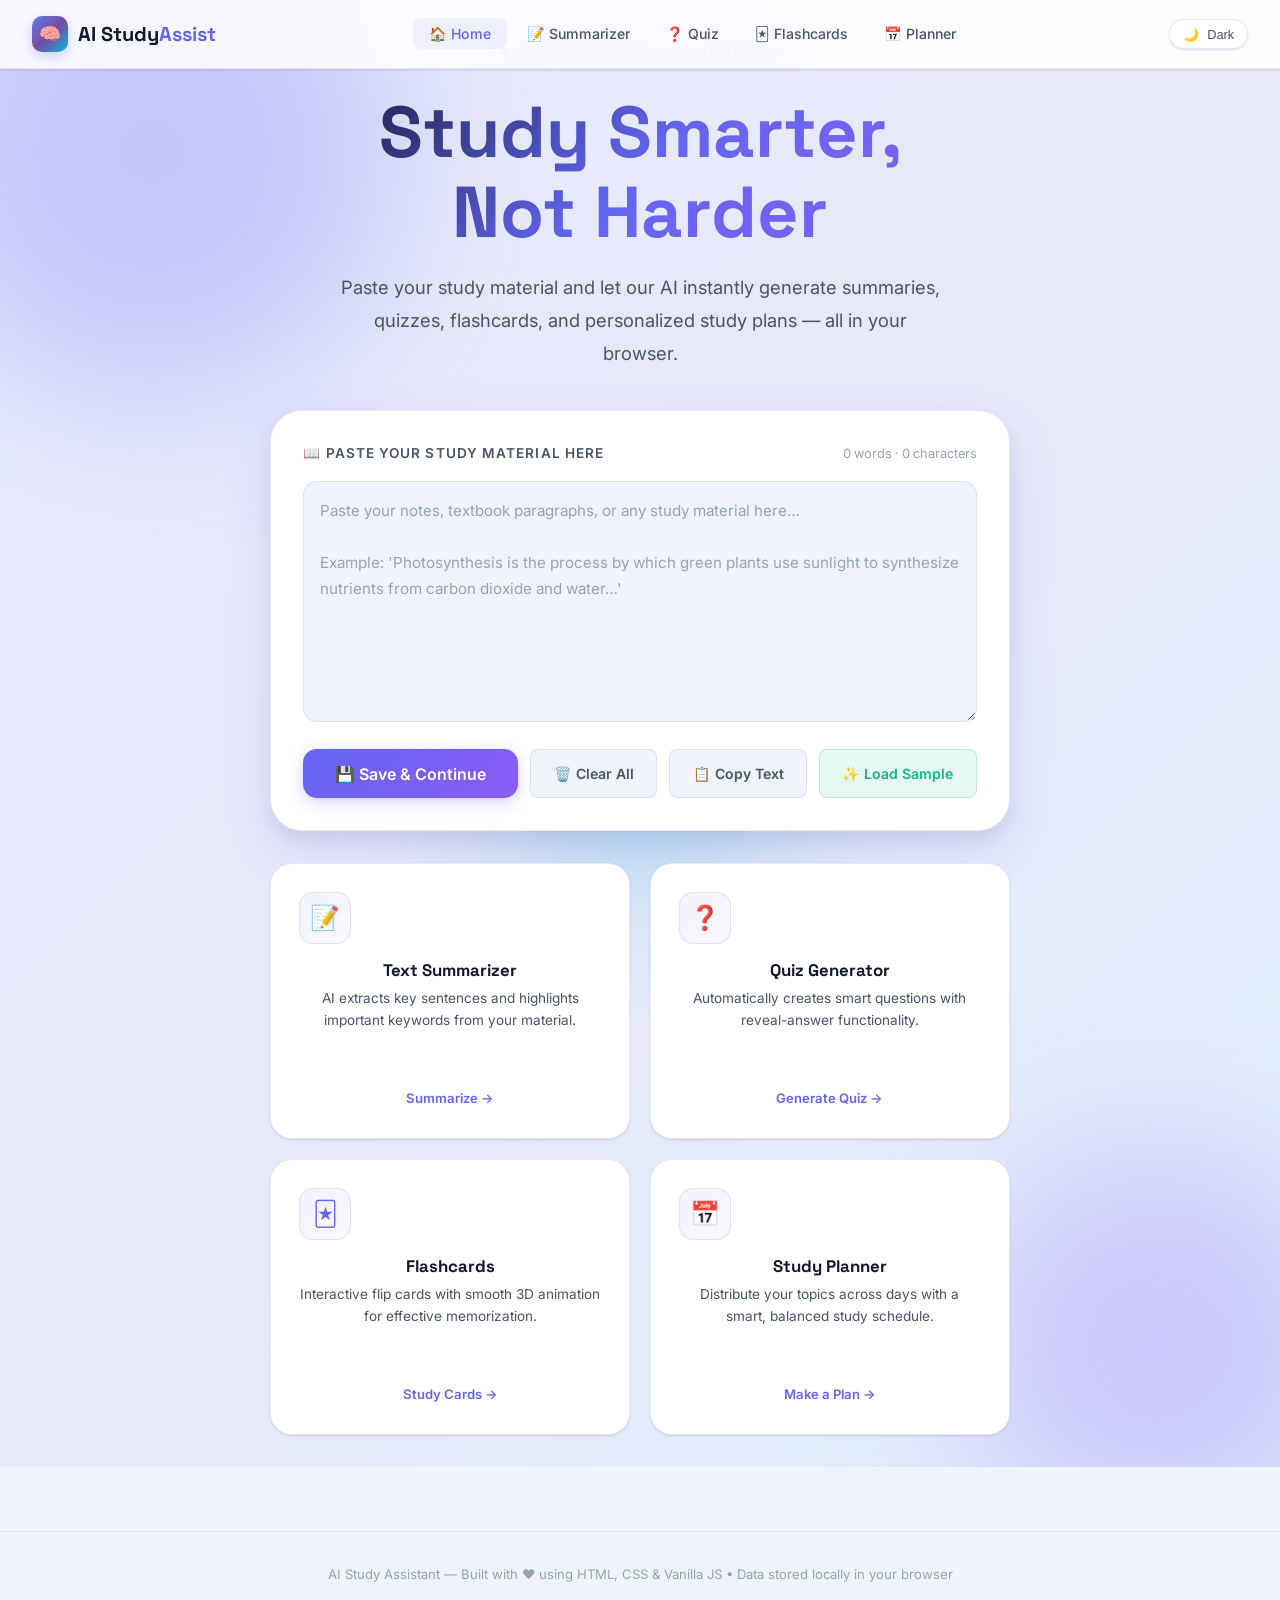
<file: index.html>
<!DOCTYPE html>
<html lang="en" data-theme="light">
<head>
  <meta charset="UTF-8" />
  <meta name="viewport" content="width=device-width, initial-scale=1.0" />
  <title>AI Study Assistant — Home</title>
  <meta name="description" content="AI-powered study assistant with text summarization, quiz generation, flashcards, and study planner. Boost your learning with smart tools." />
  <link rel="stylesheet" href="style.css" />
  <link rel="icon" href="data:image/svg+xml,<svg xmlns='http://www.w3.org/2000/svg' viewBox='0 0 100 100'><text y='.9em' font-size='90'>🧠</text></svg>" />
</head>
<body>

  <!-- Loading Overlay -->
  <div class="loading-overlay" id="loadingOverlay">
    <div class="loading-card">
      <div class="spinner"></div>
      <p class="loading-text" id="loadingText">Processing text…</p>
    </div>
  </div>

  <!-- Toast -->
  <div class="toast" id="toast"></div>

  <!-- Navbar -->
  <nav class="navbar">
    <a href="index.html" class="nav-brand">
      <div class="brand-icon">🧠</div>
      <span class="brand-name">AI Study<span>Assist</span></span>
    </a>
    <ul class="nav-links" id="navLinks">
      <li><a href="index.html" class="active">🏠 Home</a></li>
      <li><a href="pages/summary.html">📝 Summarizer</a></li>
      <li><a href="pages/quiz.html">❓ Quiz</a></li>
      <li><a href="pages/flashcards.html">🃏 Flashcards</a></li>
      <li><a href="pages/planner.html">📅 Planner</a></li>
    </ul>
    <div class="nav-right">
      <button class="theme-toggle" id="themeToggle" title="Toggle dark/light mode">
        <span id="themeIcon">🌙</span>
        <span id="themeLabel">Dark</span>
      </button>
      <button class="hamburger" id="hamburger" aria-label="Menu">
        <span></span><span></span><span></span>
      </button>
    </div>
  </nav>

  <!-- Hero -->
  <section class="hero">
    <div class="hero-bg"></div>
    <div class="hero-blob hero-blob-1"></div>
    <div class="hero-blob hero-blob-2"></div>
    <div class="hero-blob hero-blob-3"></div>

    <div class="hero-content">
      <div class="hero-badge">
        <span class="dot"></span>
        AI-Powered Study Tools — No API needed
      </div>
      <h1>Study Smarter,<br/>Not Harder</h1>
      <p>Paste your study material and let our AI instantly generate summaries, quizzes, flashcards, and personalized study plans — all in your browser.</p>

      <!-- Main Input Card -->
      <div class="input-section">
        <div class="input-header">
          <span class="input-label">📖 Paste your study material here</span>
          <span class="word-count" id="wordCount">0 words · 0 characters</span>
        </div>
        <textarea
          class="text-input"
          id="mainTextInput"
          placeholder="Paste your notes, textbook paragraphs, or any study material here…&#10;&#10;Example: 'Photosynthesis is the process by which green plants use sunlight to synthesize nutrients from carbon dioxide and water…'"
          rows="8"
        ></textarea>
        <div class="input-actions">
          <button class="btn btn-primary btn-lg" id="saveInputBtn">
            💾 Save &amp; Continue
          </button>
          <button class="btn btn-secondary" id="clearBtn">
            🗑️ Clear All
          </button>
          <button class="btn btn-secondary" id="copyBtn">
            📋 Copy Text
          </button>
          <button class="btn btn-success" id="sampleBtn">
            ✨ Load Sample
          </button>
        </div>
      </div>

      <!-- Feature Cards -->
      <div class="features-grid" style="margin-top:2rem">
        <a href="pages/summary.html" class="feature-card" style="--card-gradient: linear-gradient(135deg,#6366f1,#8b5cf6); animation-delay:0.1s">
          <div class="card-icon">📝</div>
          <h3>Text Summarizer</h3>
          <p>AI extracts key sentences and highlights important keywords from your material.</p>
          <span class="card-arrow">Summarize →</span>
        </a>
        <a href="pages/quiz.html" class="feature-card" style="--card-gradient: linear-gradient(135deg,#06b6d4,#3b82f6); animation-delay:0.2s">
          <div class="card-icon">❓</div>
          <h3>Quiz Generator</h3>
          <p>Automatically creates smart questions with reveal-answer functionality.</p>
          <span class="card-arrow">Generate Quiz →</span>
        </a>
        <a href="pages/flashcards.html" class="feature-card" style="--card-gradient: linear-gradient(135deg,#f59e0b,#ef4444); animation-delay:0.3s">
          <div class="card-icon">🃏</div>
          <h3>Flashcards</h3>
          <p>Interactive flip cards with smooth 3D animation for effective memorization.</p>
          <span class="card-arrow">Study Cards →</span>
        </a>
        <a href="pages/planner.html" class="feature-card" style="--card-gradient: linear-gradient(135deg,#10b981,#06b6d4); animation-delay:0.4s">
          <div class="card-icon">📅</div>
          <h3>Study Planner</h3>
          <p>Distribute your topics across days with a smart, balanced study schedule.</p>
          <span class="card-arrow">Make a Plan →</span>
        </a>
      </div>
    </div>
  </section>

  <!-- Footer -->
  <footer class="footer">
    <p>AI Study Assistant &mdash; Built with ❤️ using HTML, CSS &amp; Vanilla JS &bull; Data stored locally in your browser</p>
  </footer>

  <script src="script.js"></script>
</body>
</html>
</file>
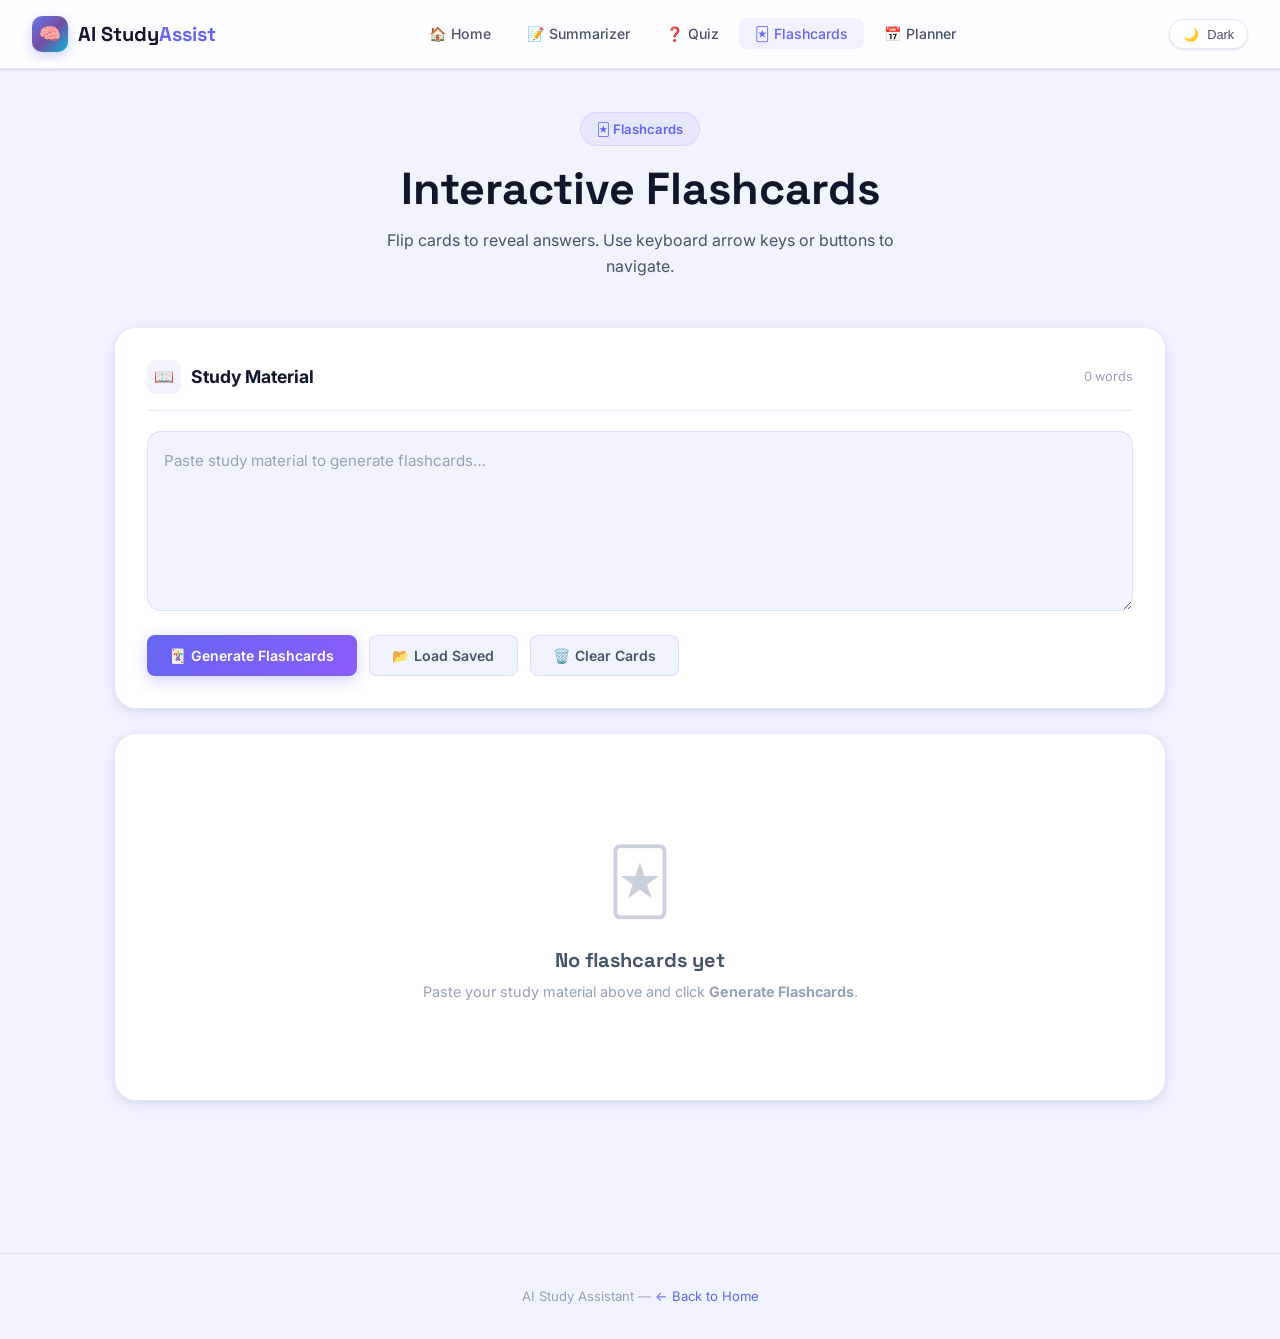
<file: pages/flashcards.html>
<!DOCTYPE html>
<html lang="en" data-theme="light">

<head>
  <meta charset="UTF-8" />
  <meta name="viewport" content="width=device-width, initial-scale=1.0" />
  <title>Flashcards — AI Study Assistant</title>
  <meta name="description"
    content="Interactive flip flashcards generated from your study material with smooth 3D animations." />
  <link rel="stylesheet" href="../style.css" />
  <link rel="icon"
    href="data:image/svg+xml,<svg xmlns='http://www.w3.org/2000/svg' viewBox='0 0 100 100'><text y='.9em' font-size='90'>🃏</text></svg>" />
</head>

<body>

  <div class="loading-overlay" id="loadingOverlay">
    <div class="loading-card">
      <div class="spinner"></div>
      <p class="loading-text" id="loadingText">Creating flashcards…</p>
    </div>
  </div>
  <div class="toast" id="toast"></div>

  <nav class="navbar">
    <a href="../index.html" class="nav-brand">
      <div class="brand-icon">🧠</div>
      <span class="brand-name">AI Study<span>Assist</span></span>
    </a>
    <ul class="nav-links" id="navLinks">
      <li><a href="../index.html">🏠 Home</a></li>
      <li><a href="summary.html">📝 Summarizer</a></li>
      <li><a href="quiz.html">❓ Quiz</a></li>
      <li><a href="flashcards.html" class="active">🃏 Flashcards</a></li>
      <li><a href="planner.html">📅 Planner</a></li>
    </ul>
    <div class="nav-right">
      <button class="theme-toggle" id="themeToggle"><span id="themeIcon">🌙</span><span
          id="themeLabel">Dark</span></button>
      <button class="hamburger" id="hamburger"><span></span><span></span><span></span></button>
    </div>
  </nav>

  <main class="page-container">
    <div class="page-header">
      <div class="page-badge">🃏 Flashcards</div>
      <h1>Interactive Flashcards</h1>
      <p>Flip cards to reveal answers. Use keyboard arrow keys or buttons to navigate.</p>
    </div>

    <!-- Input -->
    <div class="content-card">
      <div class="content-card-header">
        <div class="content-card-title">
          <div class="title-icon">📖</div>Study Material
        </div>
        <span class="word-count" id="wordCount">0 words</span>
      </div>
      <textarea class="text-input" id="textInput" placeholder="Paste study material to generate flashcards…"
        rows="5"></textarea>
      <div class="input-actions" style="margin-top:1rem">
        <button class="btn btn-primary" id="generateBtn">🃏 Generate Flashcards</button>
        <button class="btn btn-secondary" id="loadSavedBtn">📂 Load Saved</button>
        <button class="btn btn-secondary" id="clearCardsBtn">🗑️ Clear Cards</button>
      </div>
    </div>

    <!-- Flashcard Viewer -->
    <div class="content-card" id="cardViewer" style="display:none">
      <div class="content-card-header">
        <div class="content-card-title">
          <div class="title-icon">🃏</div><span id="viewerTitle">Flashcard Deck</span>
        </div>
        <div style="display:flex;gap:.5rem;align-items:center">
          <span class="stat-chip" id="deckSize">0 cards</span>
          <button class="btn btn-secondary btn-sm" id="shuffleBtn">🔀 Shuffle</button>
        </div>
      </div>

      <!-- Card -->
      <div class="flashcard-wrapper" id="cardWrapper" role="button" title="Click to flip" tabindex="0">
        <div class="flashcard" id="flashcard">
          <div class="flashcard-face">
            <span class="flashcard-label">Question</span>
            <div class="flashcard-content" id="cardFront">—</div>
            <div class="flashcard-hint">👆 Click card to reveal answer</div>
          </div>
          <div class="flashcard-face flashcard-back">
            <span class="flashcard-label">Answer</span>
            <div class="flashcard-content" id="cardBack">—</div>
            <div class="flashcard-hint">👆 Click to flip back</div>
          </div>
        </div>
      </div>

      <!-- Navigation -->
      <div class="flashcard-nav">
        <button class="btn btn-secondary" id="prevBtn">← Prev</button>
        <span class="flashcard-counter" id="cardCounter">1 / 1</span>
        <button class="btn btn-primary" id="nextBtn">Next →</button>
      </div>

      <!-- Dots -->
      <div class="progress-dots" id="progressDots"></div>

      <!-- Keyboard hint -->
      <p style="text-align:center;font-size:0.78rem;color:var(--text-muted);margin-top:1rem">
        ⌨️ Use ← → arrow keys to navigate &nbsp;·&nbsp; Space to flip
      </p>
    </div>

    <!-- All Cards Grid -->
    <div class="content-card" id="cardGrid" style="display:none">
      <div class="content-card-header">
        <div class="content-card-title">
          <div class="title-icon">📋</div>All Flashcards
        </div>
        <button class="btn btn-success btn-sm" id="copyAllBtn">📋 Copy All</button>
      </div>
      <div id="allCardsContainer" style="display:flex;flex-direction:column;gap:.75rem"></div>
    </div>

    <!-- Empty state -->
    <div class="content-card" id="emptyState">
      <div class="empty-state">
        <div class="empty-icon">🃏</div>
        <h3>No flashcards yet</h3>
        <p>Paste your study material above and click <strong>Generate Flashcards</strong>.</p>
      </div>
    </div>
  </main>

  <footer class="footer">
    <p>AI Study Assistant — <a href="../index.html">← Back to Home</a></p>
  </footer>

  <script src="../script.js"></script>
  <script>
    (function () {
      let cards = [];
      let current = 0;

      const textInput = document.getElementById('textInput');
      const generateBtn = document.getElementById('generateBtn');
      const cardViewer = document.getElementById('cardViewer');
      const cardGrid = document.getElementById('cardGrid');
      const emptyState = document.getElementById('emptyState');
      const flashcard = document.getElementById('flashcard');
      const cardFront = document.getElementById('cardFront');
      const cardBack = document.getElementById('cardBack');
      const cardCounter = document.getElementById('cardCounter');
      const progressDots = document.getElementById('progressDots');
      const deckSize = document.getElementById('deckSize');
      const allCards = document.getElementById('allCardsContainer');

      /* Restore */
      const savedInput = LS.get(LS_KEYS.INPUT);
      if (savedInput) { textInput.value = savedInput; updateWordCount(savedInput); }

      const savedCards = LS.get(LS_KEYS.FLASHCARDS);
      if (savedCards && savedCards.length) { cards = savedCards; renderDeck(); }

      textInput.addEventListener('input', () => {
        updateWordCount(textInput.value);
        LS.set(LS_KEYS.INPUT, textInput.value);
      });

      generateBtn.addEventListener('click', () => {
        const text = textInput.value.trim();
        if (!text) { showToast('⚠️ Enter or load some text first!', 'error'); return; }
        showLoading('Creating flashcards…');
        setTimeout(() => {
          try {
            cards = generateFlashcards(text);
            if (!cards.length) {
              showToast('⚠️ Could not create cards. Try more descriptive text.', 'error', 4000);
              hideLoading(); return;
            }
            LS.set(LS_KEYS.FLASHCARDS, cards);
            current = 0;
            renderDeck();
            showToast(`✅ ${cards.length} flashcards created!`, 'success');
          } catch { showToast('❌ Error', 'error'); }
          hideLoading();
        }, 700);
      });

      document.getElementById('loadSavedBtn')?.addEventListener('click', () => {
        const saved = LS.get(LS_KEYS.INPUT);
        if (saved) { textInput.value = saved; updateWordCount(saved); showToast('📂 Loaded!', 'info'); }
        else showToast('⚠️ No saved text found', 'error');
      });

      document.getElementById('clearCardsBtn')?.addEventListener('click', () => {
        LS.remove(LS_KEYS.FLASHCARDS);
        cards = []; current = 0;
        cardViewer.style.display = 'none';
        cardGrid.style.display = 'none';
        emptyState.style.display = 'block';
        showToast('🗑️ Cards cleared', 'info');
      });

      document.getElementById('shuffleBtn')?.addEventListener('click', () => {
        cards = [...cards].sort(() => Math.random() - 0.5);
        current = 0;
        flashcard.classList.remove('flipped');
        updateCardView();
        showToast('🔀 Deck shuffled!', 'info');
      });

      /* Flip on click / space */
      const wrapper = document.getElementById('cardWrapper');
      wrapper.addEventListener('click', flipCard);
      wrapper.addEventListener('keydown', e => {
        if (e.key === ' ' || e.key === 'Enter') { e.preventDefault(); flipCard(); }
      });

      function flipCard() {
        flashcard.classList.toggle('flipped');
      }

      /* Navigation */
      document.getElementById('prevBtn')?.addEventListener('click', () => navigate(-1));
      document.getElementById('nextBtn')?.addEventListener('click', () => navigate(1));

      document.addEventListener('keydown', e => {
        if (!cardViewer || cardViewer.style.display === 'none') return;
        if (document.activeElement === textInput) return;
        if (e.key === 'ArrowRight') navigate(1);
        if (e.key === 'ArrowLeft') navigate(-1);
        if (e.key === ' ') { e.preventDefault(); flipCard(); }
      });

      function navigate(dir) {
        if (!cards.length) return;
        current = (current + dir + cards.length) % cards.length;
        flashcard.classList.remove('flipped');
        setTimeout(updateCardView, 150);
      }

      function updateCardView() {
        if (!cards.length) return;
        const c = cards[current];
        cardFront.textContent = c.front;
        cardBack.textContent = c.back;
        cardCounter.textContent = `${current + 1} / ${cards.length}`;
        progressDots.querySelectorAll('.progress-dot').forEach((d, i) =>
          d.classList.toggle('active', i === current)
        );
      }

      function renderDeck() {
        if (!cards.length) return;

        /* Viewer */
        updateCardView();
        deckSize.textContent = `${cards.length} card${cards.length !== 1 ? 's' : ''}`;

        /* Dots */
        progressDots.innerHTML = cards.map((_, i) =>
          `<div class="progress-dot ${i === 0 ? 'active' : ''}" onclick="gotoCard(${i})"></div>`
        ).join('');

        /* Grid */
        allCards.innerHTML = cards.map((c, i) => `
          <div class="quiz-item" style="cursor:default">
            <div class="quiz-num">${i + 1}</div>
            <div style="flex:1">
              <div class="quiz-question">Q: ${escapeHtml(c.front)}</div>
              <div class="quiz-answer" style="display:block;border-top:1px dashed var(--border);padding-top:.4rem;margin-top:.4rem">
                💡 A: ${escapeHtml(c.back)}
              </div>
            </div>
          </div>
        `).join('');

        cardViewer.style.display = 'block';
        cardGrid.style.display = 'block';
        emptyState.style.display = 'none';
      }

      document.getElementById('copyAllBtn')?.addEventListener('click', () => {
        const saved = LS.get(LS_KEYS.FLASHCARDS);
        if (!saved) return;
        const text = saved.map((c, i) => `Card ${i + 1}:\nQ: ${c.front}\nA: ${c.back}`).join('\n\n');
        copyToClipboard(text);
      });

      window.gotoCard = function (i) {
        current = i;
        flashcard.classList.remove('flipped');
        setTimeout(updateCardView, 50);
      };

      function escapeHtml(str) {
        return str.replace(/&/g, '&amp;').replace(/</g, '&lt;').replace(/>/g, '&gt;');
      }
    })();
  </script>
</body>

</html>
</file>
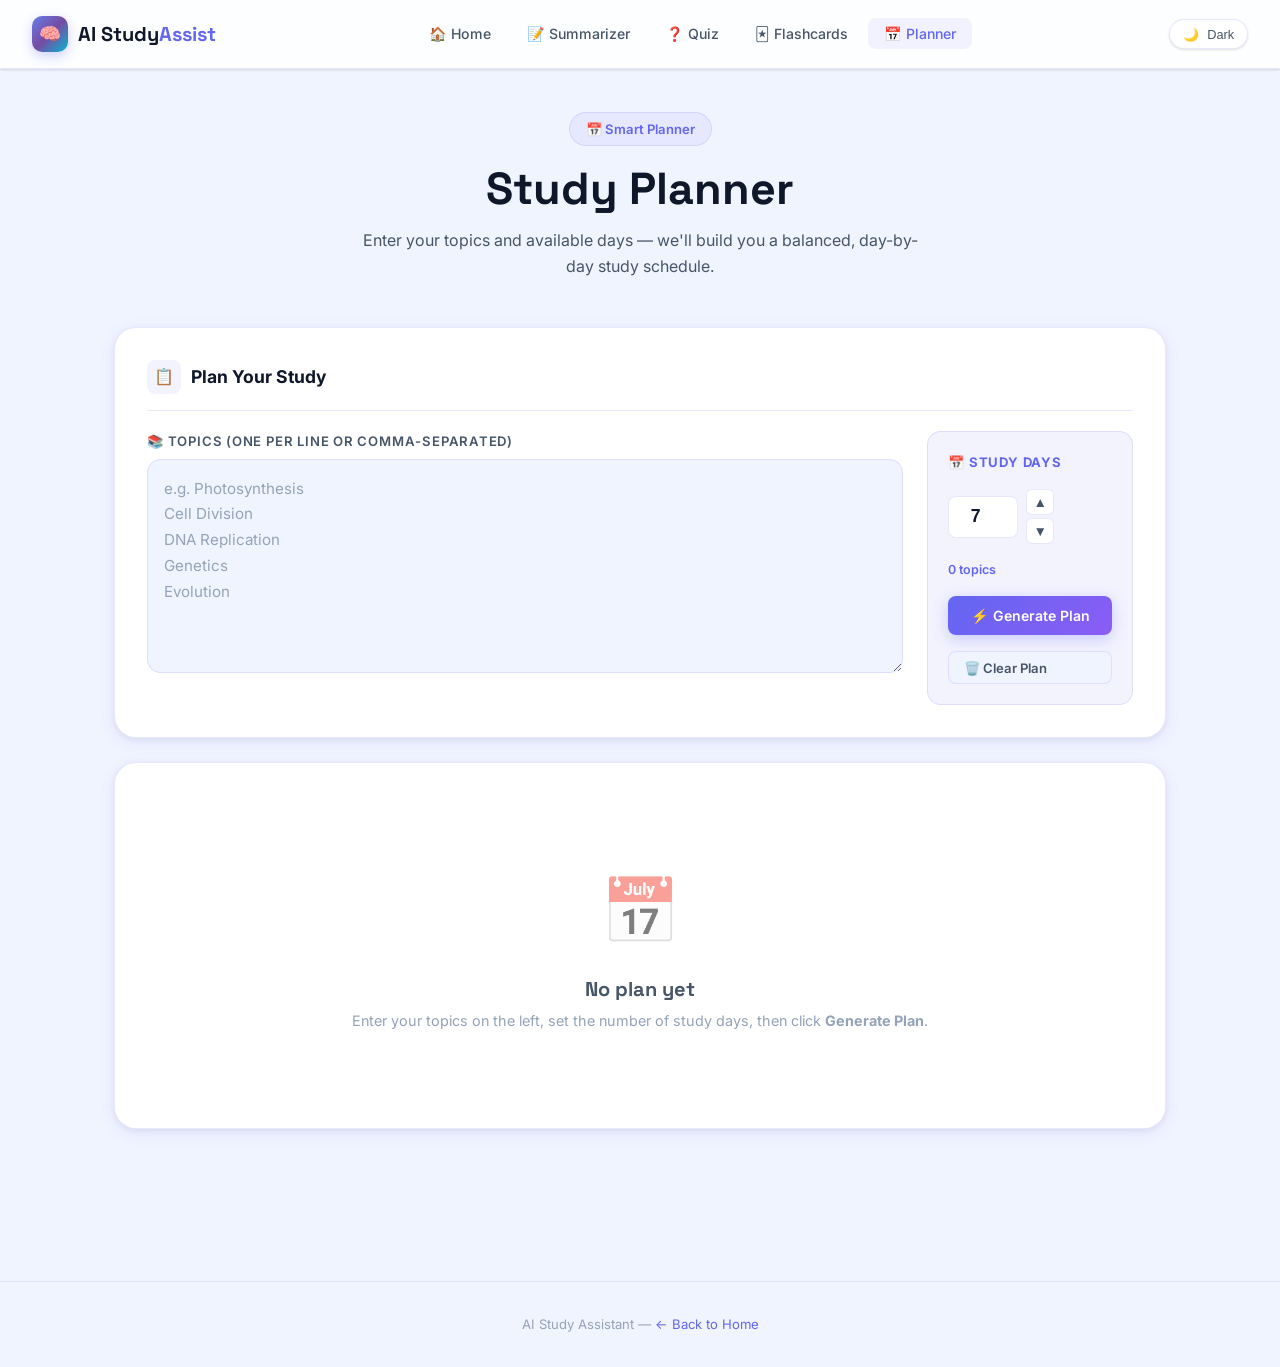
<file: pages/planner.html>
<!DOCTYPE html>
<html lang="en" data-theme="light">
<head>
  <meta charset="UTF-8" />
  <meta name="viewport" content="width=device-width, initial-scale=1.0" />
  <title>Study Planner — AI Study Assistant</title>
  <meta name="description" content="Smart study planner that distributes your topics evenly across available days." />
  <link rel="stylesheet" href="../style.css" />
  <link rel="icon" href="data:image/svg+xml,<svg xmlns='http://www.w3.org/2000/svg' viewBox='0 0 100 100'><text y='.9em' font-size='90'>📅</text></svg>" />

  <style>
    /* Extra planner-specific styles */
    .planner-controls {
      display: grid;
      grid-template-columns: 1fr auto;
      gap: 1.5rem;
      align-items: start;
      margin-bottom: 0;
    }
    .topics-field { grid-column: 1; }
    .days-panel {
      display: flex;
      flex-direction: column;
      gap: 1rem;
      background: var(--accent-light);
      border: 1px solid var(--border);
      border-radius: var(--radius-md);
      padding: 1.25rem;
      min-width: 200px;
    }
    .days-panel label {
      font-size: 0.82rem;
      font-weight: 700;
      color: var(--accent);
      text-transform: uppercase;
      letter-spacing: .06em;
    }
    .days-input-wrapper { display: flex; align-items: center; gap: .5rem; }
    .days-number {
      width: 70px;
      padding: .6rem .75rem;
      background: var(--bg-card);
      border: 1.5px solid var(--border);
      border-radius: var(--radius-sm);
      color: var(--text-primary);
      font-size: 1.1rem;
      font-weight: 700;
      text-align: center;
      transition: var(--transition);
      outline: none;
    }
    .days-number:focus { border-color: var(--accent); box-shadow: 0 0 0 3px var(--accent-glow); }
    .days-stepper { display: flex; flex-direction: column; gap: 3px; }
    .day-step-btn {
      width: 28px; height: 26px;
      background: var(--bg-card);
      border: 1px solid var(--border);
      border-radius: 6px;
      cursor: pointer;
      display: flex; align-items: center; justify-content: center;
      font-size: .85rem;
      color: var(--text-secondary);
      transition: var(--transition);
      font-weight: 600;
    }
    .day-step-btn:hover { background: var(--accent); color: #fff; border-color: transparent; }

    .plan-summary-card {
      background: linear-gradient(135deg, var(--accent), var(--accent-2));
      border-radius: var(--radius-lg);
      padding: 1.5rem 2rem;
      color: #fff;
      display: flex;
      align-items: center;
      justify-content: space-between;
      flex-wrap: wrap;
      gap: 1rem;
      margin-bottom: 1.5rem;
      box-shadow: 0 8px 30px var(--accent-glow);
    }
    .plan-stat { text-align: center; }
    .plan-stat-num { font-size: 2rem; font-weight: 800; display: block; }
    .plan-stat-label { font-size: 0.78rem; opacity: 0.85; text-transform: uppercase; letter-spacing: .06em; }

    .review-day .day-header {
      background: linear-gradient(135deg, #475569, #64748b);
    }

    @media(max-width:680px) {
      .planner-controls { grid-template-columns: 1fr; }
      .days-panel { flex-direction: row; flex-wrap: wrap; align-items: center; }
    }
  </style>
</head>
<body>

  <div class="loading-overlay" id="loadingOverlay">
    <div class="loading-card">
      <div class="spinner"></div>
      <p class="loading-text" id="loadingText">Building your study plan…</p>
    </div>
  </div>
  <div class="toast" id="toast"></div>

  <nav class="navbar">
    <a href="../index.html" class="nav-brand">
      <div class="brand-icon">🧠</div>
      <span class="brand-name">AI Study<span>Assist</span></span>
    </a>
    <ul class="nav-links" id="navLinks">
      <li><a href="../index.html">🏠 Home</a></li>
      <li><a href="summary.html">📝 Summarizer</a></li>
      <li><a href="quiz.html">❓ Quiz</a></li>
      <li><a href="flashcards.html">🃏 Flashcards</a></li>
      <li><a href="planner.html" class="active">📅 Planner</a></li>
    </ul>
    <div class="nav-right">
      <button class="theme-toggle" id="themeToggle"><span id="themeIcon">🌙</span><span id="themeLabel">Dark</span></button>
      <button class="hamburger" id="hamburger"><span></span><span></span><span></span></button>
    </div>
  </nav>

  <main class="page-container">
    <div class="page-header">
      <div class="page-badge">📅 Smart Planner</div>
      <h1>Study Planner</h1>
      <p>Enter your topics and available days — we'll build you a balanced, day-by-day study schedule.</p>
    </div>

    <!-- Input Card -->
    <div class="content-card">
      <div class="content-card-header">
        <div class="content-card-title"><div class="title-icon">📋</div>Plan Your Study</div>
      </div>

      <div class="planner-controls">
        <!-- Topics -->
        <div class="topics-field form-group">
          <label class="form-label">📚 Topics (one per line or comma-separated)</label>
          <textarea
            class="text-input"
            id="topicsInput"
            placeholder="e.g. Photosynthesis&#10;Cell Division&#10;DNA Replication&#10;Genetics&#10;Evolution"
            rows="7"
          ></textarea>
        </div>

        <!-- Days panel -->
        <div class="days-panel">
          <label>📅 Study Days</label>
          <div class="days-input-wrapper">
            <input type="number" class="days-number" id="daysInput" value="7" min="1" max="90" />
            <div class="days-stepper">
              <button class="day-step-btn" id="daysUp">▲</button>
              <button class="day-step-btn" id="daysDown">▼</button>
            </div>
          </div>
          <p style="font-size:.78rem;color:var(--accent);font-weight:600" id="topicsCountLabel">0 topics</p>
          <button class="btn btn-primary" id="generatePlanBtn" style="width:100%">⚡ Generate Plan</button>
          <button class="btn btn-secondary btn-sm" id="clearPlanBtn">🗑️ Clear Plan</button>
        </div>
      </div>
    </div>

    <!-- Plan Summary Banner -->
    <div id="planSummaryBanner" style="display:none" class="plan-summary-card">
      <div class="plan-stat">
        <span class="plan-stat-num" id="stat-topics">0</span>
        <span class="plan-stat-label">Topics</span>
      </div>
      <div class="plan-stat">
        <span class="plan-stat-num" id="stat-days">0</span>
        <span class="plan-stat-label">Days</span>
      </div>
      <div class="plan-stat">
        <span class="plan-stat-num" id="stat-perday">0</span>
        <span class="plan-stat-label">Topics/Day</span>
      </div>
      <div style="display:flex;gap:.75rem;flex-wrap:wrap">
        <button class="btn btn-sm" style="background:rgba(255,255,255,.2);color:#fff;border:1px solid rgba(255,255,255,.3)" id="copyPlanBtn">📋 Copy Plan</button>
        <button class="btn btn-sm" style="background:rgba(255,255,255,.2);color:#fff;border:1px solid rgba(255,255,255,.3)" id="printPlanBtn">🖨️ Print</button>
      </div>
    </div>

    <!-- Plan Grid -->
    <div id="planGrid" style="display:none">
      <div class="plan-grid" id="planContainer"></div>
    </div>

    <!-- Empty state -->
    <div class="content-card" id="emptyState">
      <div class="empty-state">
        <div class="empty-icon">📅</div>
        <h3>No plan yet</h3>
        <p>Enter your topics on the left, set the number of study days, then click <strong>Generate Plan</strong>.</p>
      </div>
    </div>
  </main>

  <footer class="footer">
    <p>AI Study Assistant — <a href="../index.html">← Back to Home</a></p>
  </footer>

  <script src="../script.js"></script>
  <script>
    (function () {
      const topicsInput    = document.getElementById('topicsInput');
      const daysInput      = document.getElementById('daysInput');
      const generatePlanBtn= document.getElementById('generatePlanBtn');
      const planContainer  = document.getElementById('planContainer');
      const planGrid       = document.getElementById('planGrid');
      const emptyState     = document.getElementById('emptyState');
      const planBanner     = document.getElementById('planSummaryBanner');
      const topicsCountLbl = document.getElementById('topicsCountLabel');

      /* Restore */
      const savedPlan = LS.get(LS_KEYS.PLANNER);
      if (savedPlan && savedPlan.plan && savedPlan.plan.length) {
        topicsInput.value = savedPlan.topics || '';
        daysInput.value   = savedPlan.days   ||  7;
        updateTopicsCount();
        renderPlan(savedPlan.plan, savedPlan.topics, parseInt(savedPlan.days));
      }

      topicsInput.addEventListener('input', updateTopicsCount);

      function updateTopicsCount() {
        const topics = parseTopics(topicsInput.value);
        topicsCountLbl.textContent = `${topics.length} topic${topics.length !== 1 ? 's' : ''}`;
      }

      function parseTopics(text) {
        return text.split(/[\n,;]+/).map(t => t.trim()).filter(Boolean);
      }

      /* Stepper */
      document.getElementById('daysUp')  .addEventListener('click', () => { daysInput.value = Math.min(90, +daysInput.value + 1); });
      document.getElementById('daysDown').addEventListener('click', () => { daysInput.value = Math.max(1 , +daysInput.value - 1); });

      generatePlanBtn.addEventListener('click', () => {
        const topicsText = topicsInput.value.trim();
        const days       = parseInt(daysInput.value);

        if (!topicsText) { showToast('⚠️ Please enter at least one topic', 'error'); return; }
        if (isNaN(days) || days < 1) { showToast('⚠️ Enter a valid number of days (1+)', 'error'); return; }

        showLoading('Building your study plan…');
        setTimeout(() => {
          try {
            const plan = generateStudyPlan(topicsText, days);
            LS.set(LS_KEYS.PLANNER, { topics: topicsText, days, plan });
            renderPlan(plan, topicsText, days);
            showToast(`✅ ${days}-day plan created!`, 'success');
          } catch { showToast('❌ Error creating plan', 'error'); }
          hideLoading();
        }, 600);
      });

      document.getElementById('clearPlanBtn')?.addEventListener('click', () => {
        LS.remove(LS_KEYS.PLANNER);
        planGrid.style.display   = 'none';
        planBanner.style.display = 'none';
        emptyState.style.display = 'block';
        showToast('🗑️ Plan cleared', 'info');
      });

      document.getElementById('copyPlanBtn')?.addEventListener('click', () => {
        const saved = LS.get(LS_KEYS.PLANNER);
        if (!saved) return;
        const text = saved.plan.map(d =>
          `Day ${d.day}:\n${d.topics.map(t => `  • ${t}`).join('\n')}`
        ).join('\n\n');
        copyToClipboard(`Study Plan\n${'='.repeat(30)}\n\n${text}`);
      });

      document.getElementById('printPlanBtn')?.addEventListener('click', () => window.print());

      function renderPlan(plan, topicsText, days) {
        if (!plan || !plan.length) return;

        const topics   = parseTopics(topicsText || '');
        const perDay   = topics.length ? (topics.length / days).toFixed(1) : '—';

        /* Stats */
        document.getElementById('stat-topics').textContent = topics.length;
        document.getElementById('stat-days'  ).textContent = days;
        document.getElementById('stat-perday').textContent = perDay;
        planBanner.style.display = 'flex';

        /* Day cards */
        planContainer.innerHTML = plan.map((d, idx) => `
          <div class="day-card ${d.isReview ? 'review-day' : ''}" style="animation-delay:${idx * 0.04}s">
            <div class="day-header">
              <span class="day-title">📅 Day ${d.day}</span>
              <span class="day-badge">${d.topics.length} topic${d.topics.length !== 1 ? 's' : ''}</span>
            </div>
            <ul class="day-topics">
              ${d.topics.map(t => `
                <li class="day-topic">
                  <div class="topic-bullet"></div>
                  ${escapeHtml(t)}
                </li>
              `).join('')}
            </ul>
          </div>
        `).join('');

        planGrid.style.display   = 'block';
        emptyState.style.display = 'none';
        planBanner.scrollIntoView({ behavior: 'smooth', block: 'start' });
      }

      function escapeHtml(str) {
        return str.replace(/&/g, '&amp;').replace(/</g, '&lt;').replace(/>/g, '&gt;');
      }
    })();
  </script>
</body>
</html>
</file>
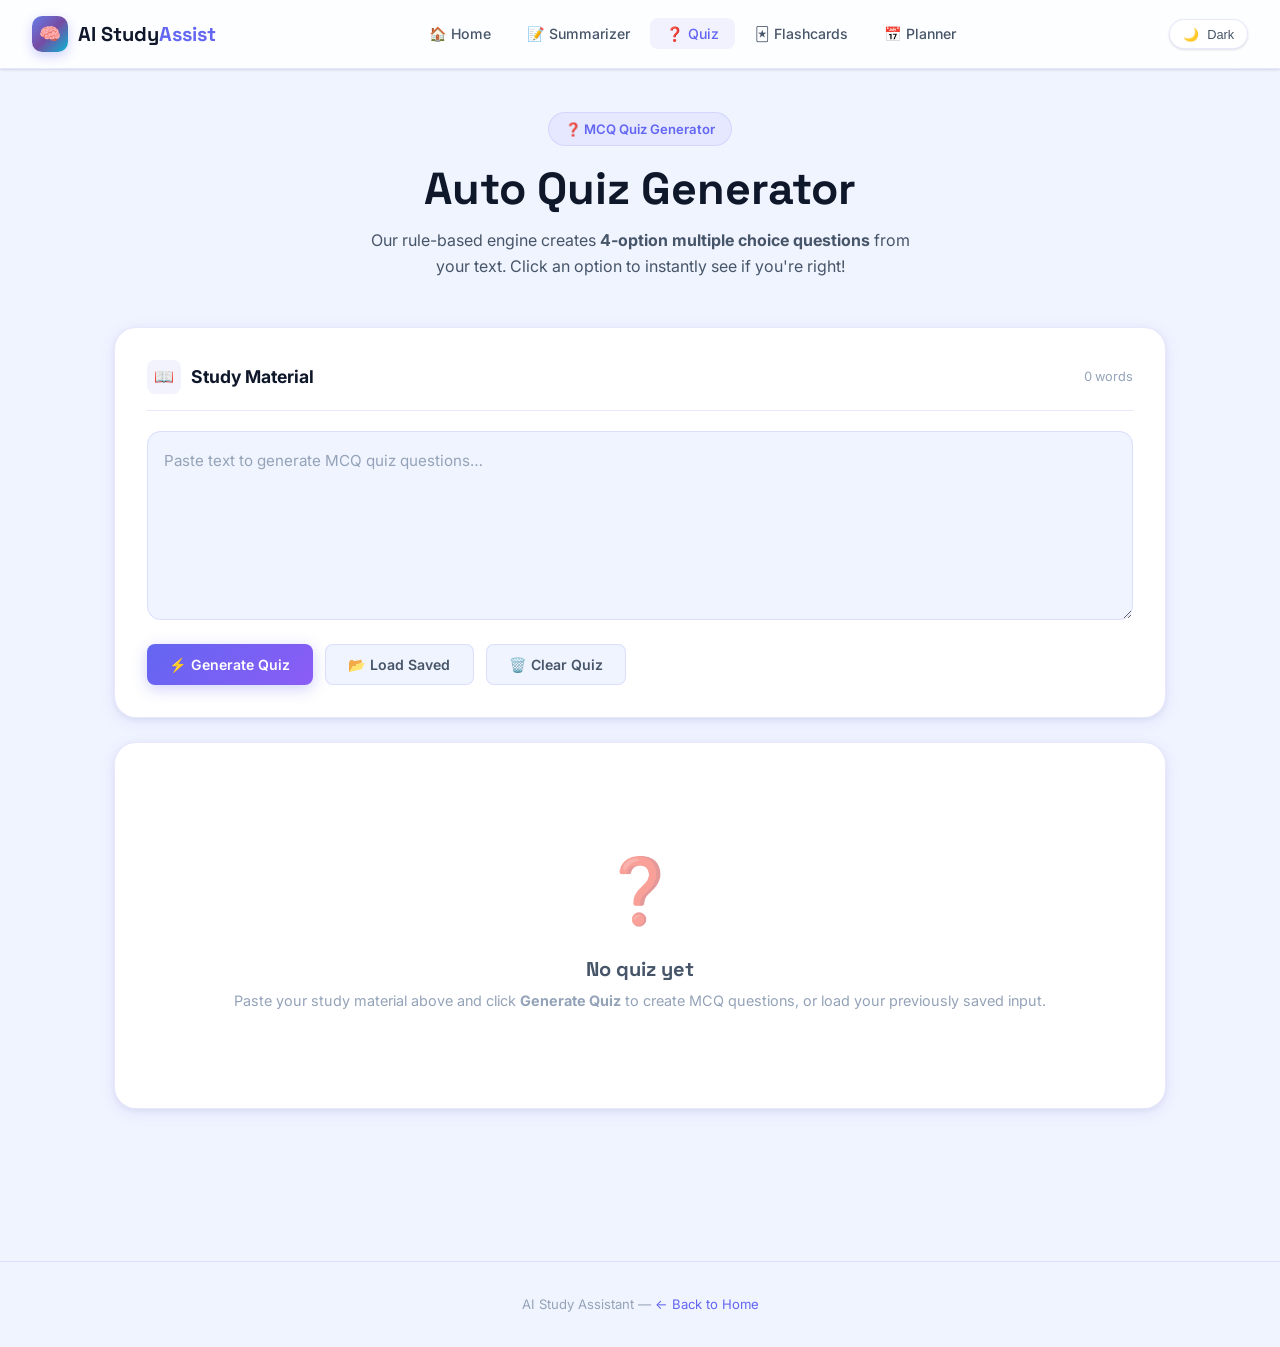
<file: pages/quiz.html>
<!DOCTYPE html>
<html lang="en" data-theme="light">
<head>
  <meta charset="UTF-8" />
  <meta name="viewport" content="width=device-width, initial-scale=1.0" />
  <title>Quiz Generator — AI Study Assistant</title>
  <meta name="description" content="Auto-generate 4-option MCQ quiz questions from study material using NLP-based rule extraction." />
  <link rel="stylesheet" href="../style.css" />
  <link rel="icon" href="data:image/svg+xml,<svg xmlns='http://www.w3.org/2000/svg' viewBox='0 0 100 100'><text y='.9em' font-size='90'>❓</text></svg>" />

  <style>
    /* ── MCQ-specific styles ── */
    .quiz-mcq-item {
      background: var(--bg-card);
      border: 1px solid var(--border);
      border-radius: var(--radius-md);
      padding: 1.5rem 1.75rem;
      animation: cardFadeIn 0.4s ease-out both;
      transition: var(--transition);
    }

    .quiz-mcq-item:hover { box-shadow: var(--shadow-md); }

    .mcq-question-row {
      display: flex;
      align-items: flex-start;
      gap: 1rem;
      margin-bottom: 1.1rem;
    }

    .mcq-num {
      min-width: 34px; height: 34px;
      background: linear-gradient(135deg, var(--accent), var(--accent-2));
      color: #fff;
      border-radius: 50%;
      display: flex; align-items: center; justify-content: center;
      font-size: 0.82rem;
      font-weight: 700;
      flex-shrink: 0;
      margin-top: 2px;
    }

    .mcq-question-text {
      font-size: 1rem;
      font-weight: 600;
      color: var(--text-primary);
      line-height: 1.5;
    }

    /* Options grid: 2 columns on wide, 1 on mobile */
    .mcq-options {
      display: grid;
      grid-template-columns: 1fr 1fr;
      gap: 0.6rem;
      margin-left: 2.75rem; /* align under question text */
    }

    @media (max-width: 600px) {
      .mcq-options { grid-template-columns: 1fr; }
    }

    .mcq-option {
      display: flex;
      align-items: center;
      gap: 0.75rem;
      padding: 0.75rem 1rem;
      border-radius: var(--radius-sm);
      border: 1.5px solid var(--border);
      background: var(--bg-primary);
      cursor: pointer;
      font-size: 0.9rem;
      font-weight: 500;
      color: var(--text-primary);
      transition: all 0.2s ease;
      text-align: left;
      width: 100%;
      font-family: 'Inter', sans-serif;
      position: relative;
      overflow: hidden;
    }

    .mcq-option::before {
      content: '';
      position: absolute;
      inset: 0;
      opacity: 0;
      transition: opacity 0.2s;
      background: var(--accent-light);
    }

    .mcq-option:not(.answered):hover {
      border-color: var(--accent);
      color: var(--accent);
      transform: translateY(-2px);
      box-shadow: var(--shadow-sm);
    }

    .mcq-option:not(.answered):hover::before { opacity: 1; }

    /* Option label: A / B / C / D */
    .option-label {
      min-width: 26px; height: 26px;
      border-radius: 50%;
      background: var(--border);
      color: var(--text-secondary);
      display: flex; align-items: center; justify-content: center;
      font-size: 0.75rem;
      font-weight: 700;
      flex-shrink: 0;
      transition: all 0.2s;
    }

    /* ── Correct answer ── */
    .mcq-option.correct {
      border-color: var(--success);
      background: rgba(16, 185, 129, 0.08);
      color: #065f46;
      cursor: not-allowed;
      transform: none;
      animation: correctPop 0.4s cubic-bezier(0.34,1.56,0.64,1);
    }

    [data-theme="dark"] .mcq-option.correct { color: #6ee7b7; }

    .mcq-option.correct .option-label {
      background: var(--success);
      color: #fff;
    }

    .mcq-option.correct::after {
      content: '✓';
      position: absolute;
      right: 1rem;
      font-size: 1rem;
      color: var(--success);
      font-weight: 700;
    }

    @keyframes correctPop {
      0%   { transform: scale(1); }
      40%  { transform: scale(1.03); }
      70%  { transform: scale(0.98); }
      100% { transform: scale(1); }
    }

    /* ── Wrong answer ── */
    .mcq-option.wrong {
      border-color: var(--danger);
      background: rgba(239, 68, 68, 0.08);
      color: #991b1b;
      cursor: not-allowed;
      transform: none;
      animation: wrongShake 0.4s ease;
    }

    [data-theme="dark"] .mcq-option.wrong { color: #fca5a5; }

    .mcq-option.wrong .option-label {
      background: var(--danger);
      color: #fff;
    }

    .mcq-option.wrong::after {
      content: '✗';
      position: absolute;
      right: 1rem;
      font-size: 1rem;
      color: var(--danger);
      font-weight: 700;
    }

    @keyframes wrongShake {
      0%, 100% { transform: translateX(0); }
      20%       { transform: translateX(-5px); }
      40%       { transform: translateX(5px); }
      60%       { transform: translateX(-4px); }
      80%       { transform: translateX(4px); }
    }

    /* Dim remaining options after answering */
    .mcq-option.dimmed {
      opacity: 0.4;
      cursor: not-allowed;
      transform: none;
    }

    /* Show correct answer if user picked wrong */
    .mcq-option.reveal-correct {
      border-color: var(--success);
      background: rgba(16,185,129,0.05);
      opacity: 1;
    }

    .mcq-option.reveal-correct .option-label {
      background: var(--success);
      color: #fff;
    }

    /* ── Score Bar ── */
    .score-banner {
      display: flex;
      align-items: center;
      justify-content: space-between;
      flex-wrap: wrap;
      gap: 1rem;
      background: var(--bg-card);
      border: 1px solid var(--border);
      border-radius: var(--radius-md);
      padding: 1rem 1.5rem;
      margin-bottom: 1.5rem;
      box-shadow: var(--shadow-sm);
    }

    .score-label { font-size: 0.9rem; font-weight: 600; color: var(--text-secondary); }

    .score-value {
      font-size: 1.6rem;
      font-weight: 800;
      font-family: 'Space Grotesk', sans-serif;
      background: linear-gradient(135deg, var(--accent), var(--accent-2));
      -webkit-background-clip: text;
      -webkit-text-fill-color: transparent;
      background-clip: text;
    }

    .score-progress {
      flex: 1;
      min-width: 120px;
      height: 8px;
      background: var(--border);
      border-radius: 99px;
      overflow: hidden;
    }

    .score-fill {
      height: 100%;
      background: linear-gradient(90deg, var(--accent), var(--success));
      border-radius: 99px;
      transition: width 0.5s ease;
      width: 0%;
    }

    .quiz-question-list { display: flex; flex-direction: column; gap: 1.25rem; }

    /* stagger delay for mcq items */
    .quiz-mcq-item:nth-child(1)  { animation-delay: 0.04s; }
    .quiz-mcq-item:nth-child(2)  { animation-delay: 0.08s; }
    .quiz-mcq-item:nth-child(3)  { animation-delay: 0.12s; }
    .quiz-mcq-item:nth-child(4)  { animation-delay: 0.16s; }
    .quiz-mcq-item:nth-child(5)  { animation-delay: 0.20s; }
    .quiz-mcq-item:nth-child(6)  { animation-delay: 0.24s; }
    .quiz-mcq-item:nth-child(7)  { animation-delay: 0.28s; }
    .quiz-mcq-item:nth-child(8)  { animation-delay: 0.32s; }
    .quiz-mcq-item:nth-child(9)  { animation-delay: 0.36s; }
    .quiz-mcq-item:nth-child(10) { animation-delay: 0.40s; }
  </style>
</head>
<body>

  <div class="loading-overlay" id="loadingOverlay">
    <div class="loading-card">
      <div class="spinner"></div>
      <p class="loading-text" id="loadingText">Generating quiz…</p>
    </div>
  </div>
  <div class="toast" id="toast"></div>

  <nav class="navbar">
    <a href="../index.html" class="nav-brand">
      <div class="brand-icon">🧠</div>
      <span class="brand-name">AI Study<span>Assist</span></span>
    </a>
    <ul class="nav-links" id="navLinks">
      <li><a href="../index.html">🏠 Home</a></li>
      <li><a href="summary.html">📝 Summarizer</a></li>
      <li><a href="quiz.html" class="active">❓ Quiz</a></li>
      <li><a href="flashcards.html">🃏 Flashcards</a></li>
      <li><a href="planner.html">📅 Planner</a></li>
    </ul>
    <div class="nav-right">
      <button class="theme-toggle" id="themeToggle"><span id="themeIcon">🌙</span><span id="themeLabel">Dark</span></button>
      <button class="hamburger" id="hamburger"><span></span><span></span><span></span></button>
    </div>
  </nav>

  <main class="page-container">
    <div class="page-header">
      <div class="page-badge">❓ MCQ Quiz Generator</div>
      <h1>Auto Quiz Generator</h1>
      <p>Our rule-based engine creates <strong>4-option multiple choice questions</strong> from your text. Click an option to instantly see if you're right!</p>
    </div>

    <!-- Input Card -->
    <div class="content-card">
      <div class="content-card-header">
        <div class="content-card-title"><div class="title-icon">📖</div>Study Material</div>
        <span class="word-count" id="wordCount">0 words</span>
      </div>
      <textarea class="text-input" id="textInput" placeholder="Paste text to generate MCQ quiz questions…" rows="6"></textarea>
      <div class="input-actions" style="margin-top:1rem">
        <button class="btn btn-primary" id="generateBtn">⚡ Generate Quiz</button>
        <button class="btn btn-secondary" id="loadSavedBtn">📂 Load Saved</button>
        <button class="btn btn-secondary" id="clearQuizBtn">🗑️ Clear Quiz</button>
        <button class="btn btn-success btn-sm" id="resetScoreBtn" style="display:none">🔄 Retake Quiz</button>
      </div>
    </div>

    <!-- Live Score Banner (shown once quiz is generated) -->
    <div class="score-banner" id="scoreBanner" style="display:none">
      <div>
        <div class="score-label">📊 Your Score</div>
        <div class="score-value" id="scoreDisplay">0 / 0</div>
      </div>
      <div class="score-progress" style="max-width:200px">
        <div class="score-fill" id="scoreFill"></div>
      </div>
      <div style="display:flex;gap:.5rem;flex-wrap:wrap">
        <span class="stat-chip" id="answeredCount">0 answered</span>
        <span class="stat-chip" id="correctCount">0 correct</span>
        <button class="btn btn-secondary btn-sm" id="copyQuizBtn">📋 Copy</button>
      </div>
    </div>

    <!-- Quiz Questions List -->
    <div id="quizCard" style="display:none">
      <div class="quiz-question-list" id="quizList"></div>
    </div>

    <!-- Empty state -->
    <div class="content-card" id="emptyState">
      <div class="empty-state">
        <div class="empty-icon">❓</div>
        <h3>No quiz yet</h3>
        <p>Paste your study material above and click <strong>Generate Quiz</strong> to create MCQ questions, or load your previously saved input.</p>
      </div>
    </div>
  </main>

  <footer class="footer">
    <p>AI Study Assistant — <a href="../index.html">← Back to Home</a></p>
  </footer>

  <script src="../script.js"></script>
  <script>
    (function () {
      /* ── State ── */
      let currentQuiz    = [];   // array of question objects with .options
      let answered       = {};   // { questionIndex: true/false (correct?) }
      const OPTION_LABELS = ['A', 'B', 'C', 'D'];

      /* ── Elements ── */
      const textInput    = document.getElementById('textInput');
      const generateBtn  = document.getElementById('generateBtn');
      const quizCard     = document.getElementById('quizCard');
      const emptyState   = document.getElementById('emptyState');
      const quizList     = document.getElementById('quizList');
      const scoreBanner  = document.getElementById('scoreBanner');
      const scoreDisplay = document.getElementById('scoreDisplay');
      const scoreFill    = document.getElementById('scoreFill');
      const answeredCountEl = document.getElementById('answeredCount');
      const correctCountEl  = document.getElementById('correctCount');
      const resetScoreBtn   = document.getElementById('resetScoreBtn');

      /* ── Restore saved state ── */
      const savedInput = LS.get(LS_KEYS.INPUT);
      if (savedInput) { textInput.value = savedInput; updateWordCount(savedInput); }

      const savedQuiz = LS.get(LS_KEYS.QUIZ);
      if (savedQuiz && savedQuiz.length && savedQuiz[0].options) {
        currentQuiz = savedQuiz;
        renderQuiz(currentQuiz);
      }

      /* ── Events ── */
      textInput.addEventListener('input', () => {
        updateWordCount(textInput.value);
        LS.set(LS_KEYS.INPUT, textInput.value);
      });

      generateBtn.addEventListener('click', () => {
        const text = textInput.value.trim();
        if (!text) { showToast('⚠️ Enter or load some text first!', 'error'); return; }
        showLoading('Generating MCQ questions…');
        setTimeout(() => {
          try {
            const rawQuestions = generateQuiz(text);
            if (!rawQuestions.length) {
              showToast('⚠️ Could not extract questions. Try adding more descriptive text.', 'error', 4000);
              hideLoading(); return;
            }
            // Attach 4-option MCQs
            currentQuiz = generateMCQOptions(rawQuestions, text);
            answered    = {};
            LS.set(LS_KEYS.QUIZ, currentQuiz);
            renderQuiz(currentQuiz);
            showToast(`✅ ${currentQuiz.length} MCQ questions generated!`, 'success');
          } catch(e) {
            console.error(e);
            showToast('❌ Error generating quiz', 'error');
          }
          hideLoading();
        }, 700);
      });

      document.getElementById('loadSavedBtn')?.addEventListener('click', () => {
        const saved = LS.get(LS_KEYS.INPUT);
        if (saved) { textInput.value = saved; updateWordCount(saved); showToast('📂 Loaded!', 'info'); }
        else showToast('⚠️ No saved text found. Go to Home first.', 'error');
      });

      document.getElementById('clearQuizBtn')?.addEventListener('click', () => {
        LS.remove(LS_KEYS.QUIZ);
        currentQuiz = []; answered = {};
        quizCard.style.display   = 'none';
        scoreBanner.style.display= 'none';
        emptyState.style.display = 'block';
        resetScoreBtn.style.display = 'none';
        showToast('🗑️ Quiz cleared', 'info');
      });

      document.getElementById('copyQuizBtn')?.addEventListener('click', () => {
        if (!currentQuiz.length) return;
        const text = currentQuiz.map((q, i) => {
          const opts = q.options.map((o, j) => `   ${OPTION_LABELS[j]}. ${o.text}`).join('\n');
          const correct = q.options.find(o => o.isCorrect);
          return `Q${i+1}: ${q.question}\n${opts}\n   ✓ Answer: ${correct ? correct.text : q.answer}`;
        }).join('\n\n');
        copyToClipboard(text);
      });

      resetScoreBtn.addEventListener('click', () => {
        answered = {};
        // Re-render (removes answered/correct/wrong classes)
        renderQuiz(currentQuiz);
        showToast('🔄 Quiz reset! Good luck!', 'info');
      });

      /* ── Render ── */
      function renderQuiz(questions) {
        if (!questions || !questions.length) return;

        quizList.innerHTML = questions.map((q, qi) => {
          const optionsHTML = (q.options || []).map((opt, oi) => `
            <button
              class="mcq-option"
              data-qi="${qi}"
              data-oi="${oi}"
              data-correct="${opt.isCorrect}"
              id="opt-${qi}-${oi}"
            >
              <span class="option-label">${OPTION_LABELS[oi]}</span>
              <span class="option-text">${escapeHtml(opt.text)}</span>
            </button>
          `).join('');

          return `
            <div class="quiz-mcq-item" id="q-${qi}">
              <div class="mcq-question-row">
                <div class="mcq-num">${qi + 1}</div>
                <div class="mcq-question-text">${escapeHtml(q.question)}</div>
              </div>
              <div class="mcq-options">
                ${optionsHTML}
              </div>
            </div>
          `;
        }).join('');

        // Attach click handlers
        quizList.querySelectorAll('.mcq-option').forEach(btn => {
          btn.addEventListener('click', handleOptionClick);
        });

        quizCard.style.display   = 'block';
        emptyState.style.display = 'none';
        scoreBanner.style.display= 'flex';
        resetScoreBtn.style.display = 'inline-flex';
        updateScoreDisplay();
      }

      /* ── Option Click Handler ── */
      function handleOptionClick(e) {
        const btn  = e.currentTarget;
        const qi   = parseInt(btn.dataset.qi);
        const oi   = parseInt(btn.dataset.oi);

        // Already answered this question — ignore
        if (answered[qi] !== undefined) return;

        const isCorrect = btn.dataset.correct === 'true';
        answered[qi]    = isCorrect;

        // Style this button
        btn.classList.add(isCorrect ? 'correct' : 'wrong');

        // Lock all options in this question and reveal correct answer
        const allOpts = quizList.querySelectorAll(`.mcq-option[data-qi="${qi}"]`);
        allOpts.forEach(opt => {
          if (opt === btn) return; // already styled
          if (opt.dataset.correct === 'true') {
            // Always reveal the correct one if user was wrong
            if (!isCorrect) opt.classList.add('reveal-correct');
            else            opt.classList.add('dimmed');
          } else {
            opt.classList.add('dimmed');
          }
          opt.classList.add('answered');
        });
        btn.classList.add('answered');

        updateScoreDisplay();

        // Check if all questions answered → show completion toast
        if (Object.keys(answered).length === currentQuiz.length) {
          const score = Object.values(answered).filter(Boolean).length;
          const total = currentQuiz.length;
          const pct   = Math.round((score / total) * 100);
          const emoji = pct >= 80 ? '🎉' : pct >= 60 ? '👍' : '📖';
          showToast(`${emoji} Quiz complete! You scored ${score}/${total} (${pct}%)`, 'success', 5000);
        }
      }

      /* ── Score Display ── */
      function updateScoreDisplay() {
        const total      = currentQuiz.length;
        const doneCount  = Object.keys(answered).length;
        const correct    = Object.values(answered).filter(Boolean).length;
        const pct        = total ? (correct / total) * 100 : 0;

        scoreDisplay.textContent = `${correct} / ${total}`;
        scoreFill.style.width    = `${pct}%`;

        // Gradient colour shifts green as score improves
        scoreFill.style.background =
          pct >= 70
            ? 'linear-gradient(90deg, var(--success), #34d399)'
            : pct >= 40
              ? 'linear-gradient(90deg, var(--warning), var(--success))'
              : 'linear-gradient(90deg, var(--danger), var(--warning))';

        answeredCountEl.textContent = `${doneCount} answered`;
        correctCountEl.textContent  = `${correct} correct`;
      }

      /* ── Utility ── */
      function escapeHtml(str) {
        return String(str)
          .replace(/&/g, '&amp;')
          .replace(/</g, '&lt;')
          .replace(/>/g, '&gt;');
      }
    })();
  </script>
</body>
</html>
</file>
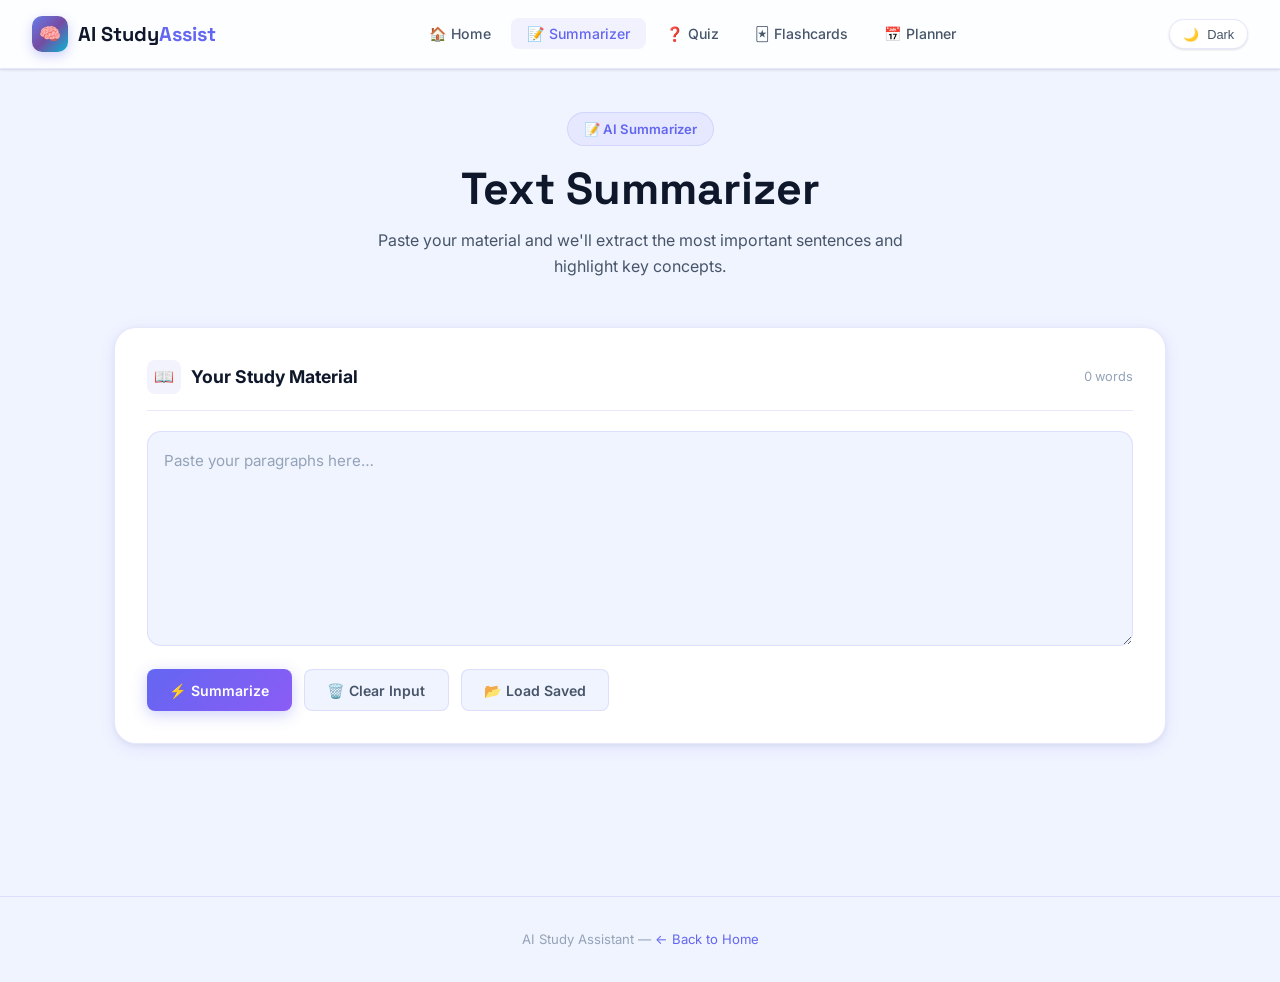
<file: pages/summary.html>
<!DOCTYPE html>
<html lang="en" data-theme="light">
<head>
  <meta charset="UTF-8" />
  <meta name="viewport" content="width=device-width, initial-scale=1.0" />
  <title>Text Summarizer — AI Study Assistant</title>
  <meta name="description" content="AI-powered text summarizer that extracts key sentences and highlights important keywords from your study material." />
  <link rel="stylesheet" href="../style.css" />
  <link rel="icon" href="data:image/svg+xml,<svg xmlns='http://www.w3.org/2000/svg' viewBox='0 0 100 100'><text y='.9em' font-size='90'>📝</text></svg>" />
</head>
<body>

  <div class="loading-overlay" id="loadingOverlay">
    <div class="loading-card">
      <div class="spinner"></div>
      <p class="loading-text" id="loadingText">Analyzing your text…</p>
    </div>
  </div>

  <div class="toast" id="toast"></div>

  <nav class="navbar">
    <a href="../index.html" class="nav-brand">
      <div class="brand-icon">🧠</div>
      <span class="brand-name">AI Study<span>Assist</span></span>
    </a>
    <ul class="nav-links" id="navLinks">
      <li><a href="../index.html">🏠 Home</a></li>
      <li><a href="summary.html" class="active">📝 Summarizer</a></li>
      <li><a href="quiz.html">❓ Quiz</a></li>
      <li><a href="flashcards.html">🃏 Flashcards</a></li>
      <li><a href="planner.html">📅 Planner</a></li>
    </ul>
    <div class="nav-right">
      <button class="theme-toggle" id="themeToggle">
        <span id="themeIcon">🌙</span>
        <span id="themeLabel">Dark</span>
      </button>
      <button class="hamburger" id="hamburger"><span></span><span></span><span></span></button>
    </div>
  </nav>

  <main class="page-container">
    <div class="page-header">
      <div class="page-badge">📝 AI Summarizer</div>
      <h1>Text Summarizer</h1>
      <p>Paste your material and we'll extract the most important sentences and highlight key concepts.</p>
    </div>

    <!-- Input Card -->
    <div class="content-card">
      <div class="content-card-header">
        <div class="content-card-title">
          <div class="title-icon">📖</div>
          Your Study Material
        </div>
        <span class="word-count" id="wordCount">0 words</span>
      </div>

      <textarea class="text-input" id="textInput" placeholder="Paste your paragraphs here…" rows="7"></textarea>

      <div class="input-actions" style="margin-top:1rem">
        <button class="btn btn-primary" id="summarizeBtn">⚡ Summarize</button>
        <button class="btn btn-secondary" id="clearInputBtn">🗑️ Clear Input</button>
        <button class="btn btn-secondary" id="loadSavedBtn">📂 Load Saved</button>
      </div>
    </div>

    <!-- Summary Result Card -->
    <div class="content-card" id="resultCard" style="display:none">
      <div class="content-card-header">
        <div class="content-card-title">
          <div class="title-icon">✨</div>
          AI Summary
        </div>
        <div style="display:flex;gap:0.5rem;flex-wrap:wrap">
          <button class="btn btn-success btn-sm" id="copySummaryBtn">📋 Copy</button>
          <button class="btn btn-secondary btn-sm" id="clearResultBtn">🗑️ Clear</button>
        </div>
      </div>

      <!-- Stats -->
      <div class="stats-bar" id="statsBar"></div>

      <!-- Summary Text -->
      <div class="result-box" id="summaryOutput"></div>

      <!-- Keywords -->
      <div style="margin-top:1.25rem">
        <p style="font-size:0.82rem;font-weight:700;color:var(--text-secondary);text-transform:uppercase;letter-spacing:.08em;margin-bottom:.6rem">
          🔑 Key Concepts
        </p>
        <div id="keywordsContainer" style="display:flex;flex-wrap:wrap;gap:.5rem"></div>
      </div>
    </div>

    <!-- Sentence Breakdown -->
    <div class="content-card" id="sentenceCard" style="display:none">
      <div class="content-card-header">
        <div class="content-card-title">
          <div class="title-icon">🔍</div>
          Key Sentences Extracted
        </div>
        <span class="stat-chip" id="sentenceCount">0 sentences</span>
      </div>
      <ul class="quiz-list" id="sentenceList"></ul>
    </div>
  </main>

  <footer class="footer">
    <p>AI Study Assistant — <a href="../index.html">← Back to Home</a></p>
  </footer>

  <!-- Inline script for summary page -->
  <script src="../script.js"></script>
  <script>
    /* ── Summary Page Logic ── */
    (function () {
      const textInput    = document.getElementById('textInput');
      const summarizeBtn = document.getElementById('summarizeBtn');
      const clearInputBtn= document.getElementById('clearInputBtn');
      const loadSavedBtn = document.getElementById('loadSavedBtn');
      const resultCard   = document.getElementById('resultCard');
      const sentenceCard = document.getElementById('sentenceCard');
      const summaryOutput= document.getElementById('summaryOutput');
      const keywordsCont = document.getElementById('keywordsContainer');
      const statsBar     = document.getElementById('statsBar');
      const sentenceList = document.getElementById('sentenceList');
      const sentenceCount= document.getElementById('sentenceCount');

      /* Restore saved input */
      const savedInput = LS.get(LS_KEYS.INPUT);
      if (savedInput) { textInput.value = savedInput; updateWordCount(savedInput); }

      /* Restore saved summary */
      const savedSummary = LS.get(LS_KEYS.SUMMARY);
      if (savedSummary) renderSummary(savedSummary);

      textInput.addEventListener('input', () => {
        updateWordCount(textInput.value);
        LS.set(LS_KEYS.INPUT, textInput.value);
      });

      summarizeBtn.addEventListener('click', () => {
        const text = textInput.value.trim();
        if (!text) { showToast('⚠️ Please enter some text first!', 'error'); return; }
        if (text.split(/\s+/).length < 10) { showToast('⚠️ Need at least 10 words to summarize', 'error'); return; }

        showLoading('Analyzing sentences…');
        setTimeout(() => {
          try {
            const result = summarizeText(text);
            result.originalWordCount = text.trim().split(/\s+/).length;
            result.summaryWordCount  = result.summary.trim().split(/\s+/).length;
            LS.set(LS_KEYS.SUMMARY, result);
            renderSummary(result);
            showToast('✅ Summary generated!', 'success');
          } catch (e) {
            showToast('❌ Error processing text', 'error');
          } finally {
            hideLoading();
          }
        }, 600);
      });

      clearInputBtn.addEventListener('click', () => {
        textInput.value = '';
        updateWordCount('');
      });

      loadSavedBtn.addEventListener('click', () => {
        const saved = LS.get(LS_KEYS.INPUT);
        if (saved) {
          textInput.value = saved;
          updateWordCount(saved);
          showToast('📂 Loaded saved text!', 'info');
        } else {
          showToast('⚠️ No saved text found. Go to Home and paste text first.', 'error', 4500);
        }
      });

      document.getElementById('copySummaryBtn')?.addEventListener('click', () => {
        const text = summaryOutput.innerText;
        if (text) copyToClipboard(text);
      });

      document.getElementById('clearResultBtn')?.addEventListener('click', () => {
        LS.remove(LS_KEYS.SUMMARY);
        resultCard.style.display   = 'none';
        sentenceCard.style.display = 'none';
        showToast('🗑️ Summary cleared', 'info');
      });

      function renderSummary(result) {
        if (!result || !result.summary) return;
        const { summary, keywords = [], sentences = [], originalWordCount, summaryWordCount } = result;

        /* Stats */
        const compression = originalWordCount
          ? Math.round((1 - summaryWordCount / originalWordCount) * 100) : 0;
        statsBar.innerHTML = `
          <span class="stat-chip">📄 Original: ${(originalWordCount || 0).toLocaleString()} words</span>
          <span class="stat-chip">✨ Summary: ${(summaryWordCount || 0).toLocaleString()} words</span>
          <span class="stat-chip">📉 ${compression}% shorter</span>
          <span class="stat-chip">🔑 ${keywords.length} keywords</span>
        `;

        /* Summary with highlighted keywords */
        summaryOutput.innerHTML = highlightKeywords(escapeHtml(summary), keywords);

        /* Keywords pills */
        keywordsCont.innerHTML = keywords.map(k =>
          `<span class="keyword" style="cursor:default">${k}</span>`
        ).join('');

        /* Key sentences */
        sentenceList.innerHTML = sentences.map((s, i) => `
          <li class="quiz-item">
            <div class="quiz-num">${i + 1}</div>
            <div class="quiz-question">${highlightKeywords(escapeHtml(s), keywords)}</div>
          </li>
        `).join('');
        sentenceCount.textContent = `${sentences.length} sentence${sentences.length !== 1 ? 's' : ''}`;

        resultCard.style.display   = 'block';
        sentenceCard.style.display = 'block';
        resultCard.scrollIntoView({ behavior: 'smooth', block: 'start' });
      }

      function escapeHtml(str) {
        return str.replace(/&/g, '&amp;').replace(/</g, '&lt;').replace(/>/g, '&gt;');
      }
    })();
  </script>
</body>
</html>
</file>
<file: style.css>
/* =====================================================
   AI Study Assistant — Global Stylesheet
   ===================================================== */

@import url('https://fonts.googleapis.com/css2?family=Inter:wght@300;400;500;600;700;800&family=Space+Grotesk:wght@400;500;600;700&display=swap');

/* ── CSS Variables ── */
:root {
  /* Light Mode Palette */
  --bg-primary:    #f0f4ff;
  --bg-secondary:  #ffffff;
  --bg-card:       #ffffff;
  --bg-nav:        rgba(255, 255, 255, 0.85);
  --text-primary:  #0f172a;
  --text-secondary:#475569;
  --text-muted:    #94a3b8;
  --border:        rgba(99, 102, 241, 0.15);
  --accent:        #6366f1;
  --accent-2:      #8b5cf6;
  --accent-3:      #06b6d4;
  --accent-light:  rgba(99, 102, 241, 0.08);
  --accent-glow:   rgba(99, 102, 241, 0.3);
  --success:       #10b981;
  --warning:       #f59e0b;
  --danger:        #ef4444;
  --shadow-sm:     0 1px 3px rgba(0,0,0,0.08), 0 1px 2px rgba(0,0,0,0.06);
  --shadow-md:     0 4px 16px rgba(99,102,241,0.1), 0 2px 6px rgba(0,0,0,0.06);
  --shadow-lg:     0 20px 50px rgba(99,102,241,0.15), 0 8px 20px rgba(0,0,0,0.08);
  --radius-sm:     8px;
  --radius-md:     14px;
  --radius-lg:     22px;
  --radius-xl:     32px;
  --gradient-hero: linear-gradient(135deg, #667eea 0%, #764ba2 50%, #06b6d4 100%);
  --gradient-card: linear-gradient(135deg, rgba(99,102,241,0.08), rgba(139,92,246,0.05));
  --transition:    all 0.3s cubic-bezier(0.4, 0, 0.2, 1);
}

[data-theme="dark"] {
  --bg-primary:    #0b0f1a;
  --bg-secondary:  #111827;
  --bg-card:       #1a2035;
  --bg-nav:        rgba(11, 15, 26, 0.9);
  --text-primary:  #f1f5f9;
  --text-secondary:#94a3b8;
  --text-muted:    #475569;
  --border:        rgba(99, 102, 241, 0.2);
  --accent-light:  rgba(99, 102, 241, 0.12);
  --accent-glow:   rgba(99, 102, 241, 0.4);
  --shadow-sm:     0 1px 3px rgba(0,0,0,0.4);
  --shadow-md:     0 4px 16px rgba(0,0,0,0.4), 0 2px 6px rgba(99,102,241,0.1);
  --shadow-lg:     0 20px 50px rgba(0,0,0,0.5), 0 8px 20px rgba(99,102,241,0.15);
  --gradient-card: linear-gradient(135deg, rgba(99,102,241,0.12), rgba(139,92,246,0.08));
}

/* ── Reset & Base ── */
*, *::before, *::after { box-sizing: border-box; margin: 0; padding: 0; }

html { scroll-behavior: smooth; font-size: 16px; }

body {
  font-family: 'Inter', system-ui, sans-serif;
  background-color: var(--bg-primary);
  color: var(--text-primary);
  line-height: 1.6;
  transition: background-color 0.4s ease, color 0.4s ease;
  min-height: 100vh;
  overflow-x: hidden;
}

/* ── Scrollbar ── */
::-webkit-scrollbar { width: 6px; }
::-webkit-scrollbar-track { background: var(--bg-primary); }
::-webkit-scrollbar-thumb { background: var(--accent); border-radius: 99px; }

/* ── Typography ── */
h1, h2, h3, h4, h5 {
  font-family: 'Space Grotesk', sans-serif;
  font-weight: 700;
  line-height: 1.2;
  color: var(--text-primary);
}

a { color: var(--accent); text-decoration: none; transition: var(--transition); }
a:hover { color: var(--accent-2); }

/* ── Navbar ── */
.navbar {
  position: fixed;
  top: 0; left: 0; right: 0;
  z-index: 1000;
  display: flex;
  align-items: center;
  justify-content: space-between;
  padding: 1rem 2rem;
  background: var(--bg-nav);
  backdrop-filter: blur(20px);
  -webkit-backdrop-filter: blur(20px);
  border-bottom: 1px solid var(--border);
  box-shadow: var(--shadow-sm);
  transition: var(--transition);
}

.nav-brand {
  display: flex;
  align-items: center;
  gap: 0.6rem;
  text-decoration: none;
  font-family: 'Space Grotesk', sans-serif;
  font-weight: 700;
  font-size: 1.25rem;
  color: var(--text-primary);
}

.nav-brand .brand-icon {
  width: 36px; height: 36px;
  background: var(--gradient-hero);
  border-radius: 10px;
  display: flex; align-items: center; justify-content: center;
  font-size: 1.1rem;
  box-shadow: 0 4px 12px var(--accent-glow);
}

.nav-brand .brand-name span { color: var(--accent); }

.nav-links {
  display: flex;
  align-items: center;
  gap: 0.25rem;
  list-style: none;
}

.nav-links a {
  padding: 0.45rem 1rem;
  border-radius: var(--radius-sm);
  font-size: 0.88rem;
  font-weight: 500;
  color: var(--text-secondary);
  transition: var(--transition);
}

.nav-links a:hover,
.nav-links a.active {
  background: var(--accent-light);
  color: var(--accent);
}

.nav-right {
  display: flex;
  align-items: center;
  gap: 0.75rem;
}

.theme-toggle {
  background: var(--bg-card);
  border: 1px solid var(--border);
  border-radius: 50px;
  padding: 0.4rem 0.8rem;
  cursor: pointer;
  display: flex;
  align-items: center;
  gap: 0.5rem;
  font-size: 0.8rem;
  font-weight: 500;
  color: var(--text-secondary);
  transition: var(--transition);
  box-shadow: var(--shadow-sm);
}

.theme-toggle:hover {
  border-color: var(--accent);
  color: var(--accent);
  background: var(--accent-light);
  transform: translateY(-1px);
}

/* ── Hamburger ── */
.hamburger {
  display: none;
  flex-direction: column;
  gap: 5px;
  cursor: pointer;
  padding: 6px;
  border-radius: 8px;
  border: none;
  background: transparent;
}

.hamburger span {
  display: block;
  width: 22px; height: 2px;
  background: var(--text-primary);
  border-radius: 2px;
  transition: var(--transition);
}

/* ── Hero Section ── */
.hero {
  position: relative;
  min-height: 100vh;
  display: flex;
  align-items: center;
  justify-content: center;
  overflow: hidden;
}

.hero-bg {
  position: absolute;
  inset: 0;
  background: var(--gradient-hero);
  opacity: 0.07;
}

.hero-blob {
  position: absolute;
  border-radius: 50%;
  filter: blur(80px);
  opacity: 0.25;
  animation: blobFloat 8s ease-in-out infinite;
}

.hero-blob-1 {
  width: 500px; height: 500px;
  background: var(--accent);
  top: -100px; left: -100px;
}

.hero-blob-2 {
  width: 400px; height: 400px;
  background: var(--accent-2);
  bottom: -80px; right: -80px;
  animation-delay: -4s;
}

.hero-blob-3 {
  width: 300px; height: 300px;
  background: var(--accent-3);
  top: 50%; left: 50%;
  transform: translate(-50%, -50%);
  animation-delay: -2s;
}

@keyframes blobFloat {
  0%, 100% { transform: translate(0, 0) scale(1); }
  33% { transform: translate(20px, -20px) scale(1.05); }
  66% { transform: translate(-15px, 15px) scale(0.95); }
}

.hero-content {
  position: relative;
  z-index: 1;
  text-align: center;
  padding: 2rem;
  max-width: 860px;
  animation: heroFadeIn 0.8s ease-out;
}

@keyframes heroFadeIn {
  from { opacity: 0; transform: translateY(30px); }
  to   { opacity: 1; transform: translateY(0); }
}

.hero-badge {
  display: inline-flex;
  align-items: center;
  gap: 0.5rem;
  background: var(--accent-light);
  border: 1px solid var(--border);
  border-radius: 50px;
  padding: 0.45rem 1.1rem;
  font-size: 0.82rem;
  font-weight: 600;
  color: var(--accent);
  margin-bottom: 1.5rem;
  backdrop-filter: blur(10px);
}

.hero-badge .dot {
  width: 8px; height: 8px;
  background: var(--accent);
  border-radius: 50%;
  animation: pulse 2s infinite;
}

@keyframes pulse {
  0%, 100% { opacity: 1; transform: scale(1); }
  50% { opacity: 0.6; transform: scale(0.8); }
}

.hero h1 {
  font-size: clamp(2.5rem, 6vw, 4.5rem);
  font-weight: 800;
  margin-bottom: 1.2rem;
  line-height: 1.1;
  background: linear-gradient(135deg, var(--text-primary) 0%, var(--accent) 50%, var(--accent-2) 100%);
  -webkit-background-clip: text;
  -webkit-text-fill-color: transparent;
  background-clip: text;
}

.hero p {
  font-size: 1.15rem;
  color: var(--text-secondary);
  max-width: 600px;
  margin: 0 auto 2.5rem;
  line-height: 1.8;
}

/* ── Input Section ── */
.input-section {
  background: var(--bg-card);
  border: 1px solid var(--border);
  border-radius: var(--radius-xl);
  padding: 2rem;
  box-shadow: var(--shadow-lg);
  max-width: 800px;
  margin: 0 auto;
  backdrop-filter: blur(10px);
}

.input-header {
  display: flex;
  align-items: center;
  justify-content: space-between;
  margin-bottom: 1rem;
}

.input-label {
  font-size: 0.85rem;
  font-weight: 600;
  color: var(--text-secondary);
  text-transform: uppercase;
  letter-spacing: 0.08em;
}

.word-count {
  font-size: 0.8rem;
  color: var(--text-muted);
  font-variant-numeric: tabular-nums;
}

.text-input {
  width: 100%;
  min-height: 180px;
  padding: 1rem;
  background: var(--bg-primary);
  border: 1.5px solid var(--border);
  border-radius: var(--radius-md);
  color: var(--text-primary);
  font-family: 'Inter', sans-serif;
  font-size: 0.95rem;
  line-height: 1.7;
  resize: vertical;
  transition: var(--transition);
  outline: none;
}

.text-input:focus {
  border-color: var(--accent);
  box-shadow: 0 0 0 3px var(--accent-glow);
}

.text-input::placeholder { color: var(--text-muted); }

.input-actions {
  display: flex;
  gap: 0.75rem;
  margin-top: 1.25rem;
  flex-wrap: wrap;
}

/* ── Buttons ── */
.btn {
  display: inline-flex;
  align-items: center;
  gap: 0.5rem;
  padding: 0.7rem 1.4rem;
  border-radius: var(--radius-sm);
  font-family: 'Inter', sans-serif;
  font-size: 0.88rem;
  font-weight: 600;
  cursor: pointer;
  border: none;
  transition: var(--transition);
  text-decoration: none;
  white-space: nowrap;
  position: relative;
  overflow: hidden;
}

.btn::after {
  content: '';
  position: absolute;
  inset: 0;
  background: rgba(255,255,255,0.15);
  opacity: 0;
  transition: opacity 0.2s;
}

.btn:hover::after { opacity: 1; }

.btn:active { transform: scale(0.97); }

.btn-primary {
  background: linear-gradient(135deg, var(--accent), var(--accent-2));
  color: #fff;
  box-shadow: 0 4px 15px var(--accent-glow);
}

.btn-primary:hover {
  transform: translateY(-2px);
  box-shadow: 0 8px 25px var(--accent-glow);
  color: #fff;
}

.btn-secondary {
  background: var(--bg-primary);
  color: var(--text-secondary);
  border: 1.5px solid var(--border);
}

.btn-secondary:hover {
  border-color: var(--accent);
  color: var(--accent);
  background: var(--accent-light);
  transform: translateY(-2px);
}

.btn-danger {
  background: rgba(239, 68, 68, 0.1);
  color: var(--danger);
  border: 1.5px solid rgba(239, 68, 68, 0.2);
}

.btn-danger:hover {
  background: var(--danger);
  color: #fff;
  transform: translateY(-2px);
}

.btn-success {
  background: rgba(16, 185, 129, 0.1);
  color: var(--success);
  border: 1.5px solid rgba(16, 185, 129, 0.2);
}

.btn-success:hover {
  background: var(--success);
  color: #fff;
  transform: translateY(-2px);
}

.btn-sm {
  padding: 0.45rem 0.9rem;
  font-size: 0.82rem;
}

.btn-lg {
  padding: 0.9rem 2rem;
  font-size: 1rem;
  border-radius: var(--radius-md);
}

/* ── Feature Cards Grid ── */
.features-grid {
  display: grid;
  grid-template-columns: repeat(auto-fit, minmax(240px, 1fr));
  gap: 1.25rem;
  margin-top: 1.5rem;
}

.feature-card {
  background: var(--bg-card);
  border: 1px solid var(--border);
  border-radius: var(--radius-lg);
  padding: 1.75rem;
  cursor: pointer;
  transition: var(--transition);
  text-decoration: none;
  display: block;
  position: relative;
  overflow: hidden;
  box-shadow: var(--shadow-sm);
  animation: cardFadeIn 0.5s ease-out both;
}

@keyframes cardFadeIn {
  from { opacity: 0; transform: translateY(20px); }
  to   { opacity: 1; transform: translateY(0); }
}

.feature-card::before {
  content: '';
  position: absolute;
  top: 0; left: 0; right: 0;
  height: 3px;
  background: var(--card-gradient, var(--gradient-hero));
  border-radius: var(--radius-sm) var(--radius-sm) 0 0;
  transform: scaleX(0);
  transition: transform 0.3s ease;
}

.feature-card:hover::before { transform: scaleX(1); }

.feature-card:hover {
  transform: translateY(-6px);
  box-shadow: var(--shadow-lg);
  border-color: var(--accent);
}

.feature-card .card-icon {
  width: 52px; height: 52px;
  border-radius: var(--radius-md);
  display: flex; align-items: center; justify-content: center;
  font-size: 1.5rem;
  margin-bottom: 1rem;
  background: var(--gradient-card);
  border: 1px solid var(--border);
}

.feature-card h3 {
  font-size: 1.05rem;
  margin-bottom: 0.5rem;
  color: var(--text-primary);
}

.feature-card p {
  font-size: 0.85rem;
  color: var(--text-secondary);
  line-height: 1.6;
}

.feature-card .card-arrow {
  display: inline-flex;
  align-items: center;
  gap: 0.3rem;
  font-size: 0.82rem;
  font-weight: 600;
  color: var(--accent);
  margin-top: 1rem;
  transition: gap 0.2s;
}

.feature-card:hover .card-arrow { gap: 0.6rem; }

/* ── Page Container ── */
.page-container {
  max-width: 1100px;
  margin: 0 auto;
  padding: 7rem 1.5rem 4rem;
}

.page-header {
  text-align: center;
  margin-bottom: 3rem;
  animation: heroFadeIn 0.6s ease-out;
}

.page-header .page-badge {
  display: inline-flex;
  align-items: center;
  gap: 0.5rem;
  background: var(--accent-light);
  border: 1px solid var(--border);
  border-radius: 50px;
  padding: 0.35rem 1rem;
  font-size: 0.82rem;
  font-weight: 600;
  color: var(--accent);
  margin-bottom: 1rem;
}

.page-header h1 { font-size: clamp(1.8rem, 4vw, 2.8rem); margin-bottom: 0.75rem; }
.page-header p { color: var(--text-secondary); max-width: 560px; margin: 0 auto; }

/* ── Content Card ── */
.content-card {
  background: var(--bg-card);
  border: 1px solid var(--border);
  border-radius: var(--radius-lg);
  padding: 2rem;
  box-shadow: var(--shadow-md);
  margin-bottom: 1.5rem;
  animation: cardFadeIn 0.5s ease-out;
}

.content-card-header {
  display: flex;
  align-items: center;
  justify-content: space-between;
  margin-bottom: 1.25rem;
  padding-bottom: 1rem;
  border-bottom: 1px solid var(--border);
  flex-wrap: wrap;
  gap: 0.75rem;
}

.content-card-title {
  display: flex;
  align-items: center;
  gap: 0.6rem;
  font-size: 1.1rem;
  font-weight: 700;
  color: var(--text-primary);
}

.content-card-title .title-icon {
  width: 34px; height: 34px;
  background: var(--accent-light);
  border-radius: 8px;
  display: flex; align-items: center; justify-content: center;
  font-size: 1rem;
}

/* ── Results Area ── */
.result-box {
  background: var(--bg-primary);
  border: 1.5px solid var(--border);
  border-radius: var(--radius-md);
  padding: 1.5rem;
  min-height: 120px;
  color: var(--text-primary);
  font-size: 0.95rem;
  line-height: 1.8;
  position: relative;
}

.result-placeholder {
  color: var(--text-muted);
  font-style: italic;
  text-align: center;
  margin-top: 2rem;
}

/* ── Keywords Highlight ── */
.keyword {
  background: linear-gradient(135deg, rgba(99,102,241,0.2), rgba(139,92,246,0.15));
  color: var(--accent);
  padding: 0.1em 0.4em;
  border-radius: 4px;
  font-weight: 600;
  border-bottom: 1.5px solid var(--accent);
}

/* ── Quiz Items ── */
.quiz-list { list-style: none; display: flex; flex-direction: column; gap: 1rem; }

.quiz-item {
  background: var(--bg-primary);
  border: 1px solid var(--border);
  border-radius: var(--radius-md);
  padding: 1.25rem 1.5rem;
  display: flex;
  gap: 1rem;
  align-items: flex-start;
  transition: var(--transition);
  animation: cardFadeIn 0.4s ease-out both;
}

.quiz-item:hover {
  border-color: var(--accent);
  box-shadow: var(--shadow-sm);
  transform: translateX(4px);
}

.quiz-num {
  min-width: 32px; height: 32px;
  background: linear-gradient(135deg, var(--accent), var(--accent-2));
  color: #fff;
  border-radius: 50%;
  display: flex; align-items: center; justify-content: center;
  font-size: 0.82rem;
  font-weight: 700;
  flex-shrink: 0;
}

.quiz-question { font-weight: 500; color: var(--text-primary); flex: 1; }
.quiz-answer {
  margin-top: 0.5rem;
  font-size: 0.88rem;
  color: var(--text-secondary);
  padding-top: 0.5rem;
  border-top: 1px dashed var(--border);
  display: none;
}

.quiz-item.revealed .quiz-answer { display: block; }

.reveal-btn {
  font-size: 0.75rem;
  padding: 0.3rem 0.7rem;
  border-radius: 6px;
  border: 1px solid var(--border);
  background: var(--bg-card);
  color: var(--accent);
  cursor: pointer;
  margin-top: 0.5rem;
  transition: var(--transition);
  font-weight: 600;
}

.reveal-btn:hover { background: var(--accent); color: #fff; border-color: var(--accent); }

/* ── Flashcard ── */
.flashcard-wrapper {
  perspective: 1200px;
  width: 100%;
  max-width: 600px;
  height: 320px;
  margin: 0 auto;
  cursor: pointer;
}

.flashcard {
  width: 100%; height: 100%;
  position: relative;
  transform-style: preserve-3d;
  transition: transform 0.6s cubic-bezier(0.4, 0, 0.2, 1);
}

.flashcard.flipped { transform: rotateY(180deg); }

.flashcard-face {
  position: absolute;
  inset: 0;
  backface-visibility: hidden;
  -webkit-backface-visibility: hidden;
  background: var(--bg-card);
  border: 1px solid var(--border);
  border-radius: var(--radius-xl);
  padding: 2.5rem;
  display: flex;
  flex-direction: column;
  align-items: center;
  justify-content: center;
  text-align: center;
  box-shadow: var(--shadow-lg);
}

.flashcard-back {
  transform: rotateY(180deg);
  background: linear-gradient(135deg, var(--accent) 0%, var(--accent-2) 100%);
  border-color: transparent;
}

.flashcard-back * { color: #fff !important; }

.flashcard-label {
  font-size: 0.75rem;
  font-weight: 700;
  text-transform: uppercase;
  letter-spacing: 0.1em;
  color: var(--text-muted);
  margin-bottom: 1rem;
  padding: 0.3rem 0.8rem;
  background: var(--accent-light);
  border-radius: 50px;
}

.flashcard-back .flashcard-label {
  background: rgba(255,255,255,0.2);
  color: rgba(255,255,255,0.9);
}

.flashcard-content {
  font-size: 1.15rem;
  font-weight: 600;
  color: var(--text-primary);
  line-height: 1.5;
}

.flashcard-hint {
  font-size: 0.78rem;
  color: var(--text-muted);
  margin-top: 1.25rem;
  display: flex;
  align-items: center;
  gap: 0.3rem;
}

.flashcard-back .flashcard-hint { color: rgba(255,255,255,0.7); }

.flashcard-nav {
  display: flex;
  align-items: center;
  justify-content: center;
  gap: 1rem;
  margin-top: 2rem;
}

.flashcard-counter {
  font-size: 0.88rem;
  font-weight: 600;
  color: var(--text-secondary);
  min-width: 80px;
  text-align: center;
}

.progress-dots {
  display: flex;
  gap: 6px;
  justify-content: center;
  margin-top: 1rem;
  flex-wrap: wrap;
}

.progress-dot {
  width: 8px; height: 8px;
  border-radius: 50%;
  background: var(--border);
  transition: var(--transition);
  cursor: pointer;
}

.progress-dot.active {
  background: var(--accent);
  transform: scale(1.3);
}

/* ── Planner ── */
.planner-form {
  display: grid;
  grid-template-columns: 1fr 1fr auto;
  gap: 1rem;
  align-items: end;
  margin-bottom: 2rem;
}

.form-group { display: flex; flex-direction: column; gap: 0.4rem; }

.form-label {
  font-size: 0.82rem;
  font-weight: 600;
  color: var(--text-secondary);
  text-transform: uppercase;
  letter-spacing: 0.06em;
}

.form-input {
  padding: 0.7rem 1rem;
  background: var(--bg-primary);
  border: 1.5px solid var(--border);
  border-radius: var(--radius-sm);
  color: var(--text-primary);
  font-family: 'Inter', sans-serif;
  font-size: 0.9rem;
  transition: var(--transition);
  outline: none;
}

.form-input:focus {
  border-color: var(--accent);
  box-shadow: 0 0 0 3px var(--accent-glow);
}

.plan-grid {
  display: grid;
  grid-template-columns: repeat(auto-fill, minmax(280px, 1fr));
  gap: 1.25rem;
}

.day-card {
  background: var(--bg-card);
  border: 1px solid var(--border);
  border-radius: var(--radius-md);
  overflow: hidden;
  box-shadow: var(--shadow-sm);
  transition: var(--transition);
  animation: cardFadeIn 0.4s ease-out both;
}

.day-card:hover {
  transform: translateY(-4px);
  box-shadow: var(--shadow-md);
  border-color: var(--accent);
}

.day-header {
  padding: 0.85rem 1.25rem;
  background: linear-gradient(135deg, var(--accent), var(--accent-2));
  display: flex;
  align-items: center;
  justify-content: space-between;
}

.day-title {
  font-size: 0.9rem;
  font-weight: 700;
  color: #fff;
}

.day-badge {
  background: rgba(255,255,255,0.25);
  color: #fff;
  font-size: 0.72rem;
  font-weight: 600;
  padding: 0.2rem 0.6rem;
  border-radius: 50px;
}

.day-topics {
  padding: 1rem 1.25rem;
  list-style: none;
  display: flex;
  flex-direction: column;
  gap: 0.5rem;
}

.day-topic {
  display: flex;
  align-items: center;
  gap: 0.6rem;
  font-size: 0.88rem;
  color: var(--text-primary);
  padding: 0.4rem 0;
  border-bottom: 1px dashed var(--border);
}

.day-topic:last-child { border-bottom: none; }

.topic-bullet {
  width: 8px; height: 8px;
  background: var(--accent);
  border-radius: 50%;
  flex-shrink: 0;
}

/* ── Loading Spinner ── */
.loading-overlay {
  position: fixed;
  inset: 0;
  background: rgba(0,0,0,0.3);
  backdrop-filter: blur(4px);
  z-index: 9999;
  display: flex;
  align-items: center;
  justify-content: center;
  opacity: 0;
  pointer-events: none;
  transition: opacity 0.3s;
}

.loading-overlay.active { opacity: 1; pointer-events: all; }

.loading-card {
  background: var(--bg-card);
  border-radius: var(--radius-xl);
  padding: 2.5rem 3rem;
  text-align: center;
  box-shadow: var(--shadow-lg);
  border: 1px solid var(--border);
}

.spinner {
  width: 50px; height: 50px;
  border: 3px solid var(--border);
  border-top-color: var(--accent);
  border-radius: 50%;
  animation: spin 0.8s linear infinite;
  margin: 0 auto 1rem;
}

@keyframes spin { to { transform: rotate(360deg); } }

.loading-text {
  font-weight: 600;
  color: var(--text-secondary);
  font-size: 0.95rem;
}

/* ── Alert / Toast ── */
.toast {
  position: fixed;
  bottom: 2rem;
  right: 2rem;
  z-index: 9998;
  background: var(--bg-card);
  border: 1px solid var(--border);
  border-radius: var(--radius-md);
  padding: 1rem 1.5rem;
  display: flex;
  align-items: center;
  gap: 0.75rem;
  box-shadow: var(--shadow-lg);
  font-size: 0.9rem;
  font-weight: 500;
  color: var(--text-primary);
  transform: translateY(100px);
  opacity: 0;
  transition: all 0.4s cubic-bezier(0.4, 0, 0.2, 1);
  max-width: 340px;
}

.toast.show { transform: translateY(0); opacity: 1; }
.toast.success { border-left: 4px solid var(--success); }
.toast.error   { border-left: 4px solid var(--danger); }
.toast.info    { border-left: 4px solid var(--accent); }

/* ── Stats Bar ── */
.stats-bar {
  display: flex;
  gap: 1rem;
  flex-wrap: wrap;
  margin-bottom: 1.5rem;
}

.stat-chip {
  display: flex;
  align-items: center;
  gap: 0.4rem;
  background: var(--accent-light);
  border: 1px solid var(--border);
  border-radius: 50px;
  padding: 0.35rem 1rem;
  font-size: 0.82rem;
  font-weight: 600;
  color: var(--accent);
}

/* ── Empty State ── */
.empty-state {
  text-align: center;
  padding: 4rem 2rem;
  color: var(--text-muted);
}

.empty-state .empty-icon {
  font-size: 4rem;
  margin-bottom: 1rem;
  opacity: 0.5;
}

.empty-state h3 { font-size: 1.25rem; margin-bottom: 0.5rem; color: var(--text-secondary); }
.empty-state p { font-size: 0.9rem; line-height: 1.6; }

/* ── Footer ── */
.footer {
  margin-top: 4rem;
  padding: 2rem;
  text-align: center;
  border-top: 1px solid var(--border);
  color: var(--text-muted);
  font-size: 0.82rem;
}

.footer a { color: var(--accent); }

/* ── Responsive ── */
@media (max-width: 768px) {
  .navbar { padding: 1rem; }
  .nav-links { display: none; flex-direction: column; background: var(--bg-card); position: absolute; top: 100%; left: 0; right: 0; padding: 1rem; border-bottom: 1px solid var(--border); box-shadow: var(--shadow-md); }
  .nav-links.open { display: flex; }
  .hamburger { display: flex; }
  .page-container { padding: 6rem 1rem 3rem; }
  .planner-form { grid-template-columns: 1fr; }
  .features-grid { grid-template-columns: 1fr 1fr; }
  .input-actions { flex-direction: column; }
  .input-actions .btn { width: 100%; justify-content: center; }
}

@media (max-width: 480px) {
  .features-grid { grid-template-columns: 1fr; }
  .flashcard-wrapper { height: 260px; }
  .hero h1 { font-size: 2.2rem; }
}

/* ── Animations ── */
.fade-in { animation: heroFadeIn 0.5s ease-out; }
.slide-up { animation: cardFadeIn 0.5s ease-out; }

/* Staggered animation for lists */
.quiz-item:nth-child(1) { animation-delay: 0.05s; }
.quiz-item:nth-child(2) { animation-delay: 0.10s; }
.quiz-item:nth-child(3) { animation-delay: 0.15s; }
.quiz-item:nth-child(4) { animation-delay: 0.20s; }
.quiz-item:nth-child(5) { animation-delay: 0.25s; }
.quiz-item:nth-child(6) { animation-delay: 0.30s; }
.quiz-item:nth-child(7) { animation-delay: 0.35s; }
.quiz-item:nth-child(8) { animation-delay: 0.40s; }

.day-card:nth-child(1) { animation-delay: 0.05s; }
.day-card:nth-child(2) { animation-delay: 0.10s; }
.day-card:nth-child(3) { animation-delay: 0.15s; }
.day-card:nth-child(4) { animation-delay: 0.20s; }
.day-card:nth-child(5) { animation-delay: 0.25s; }
.day-card:nth-child(6) { animation-delay: 0.30s; }
.day-card:nth-child(7) { animation-delay: 0.35s; }
</file>
